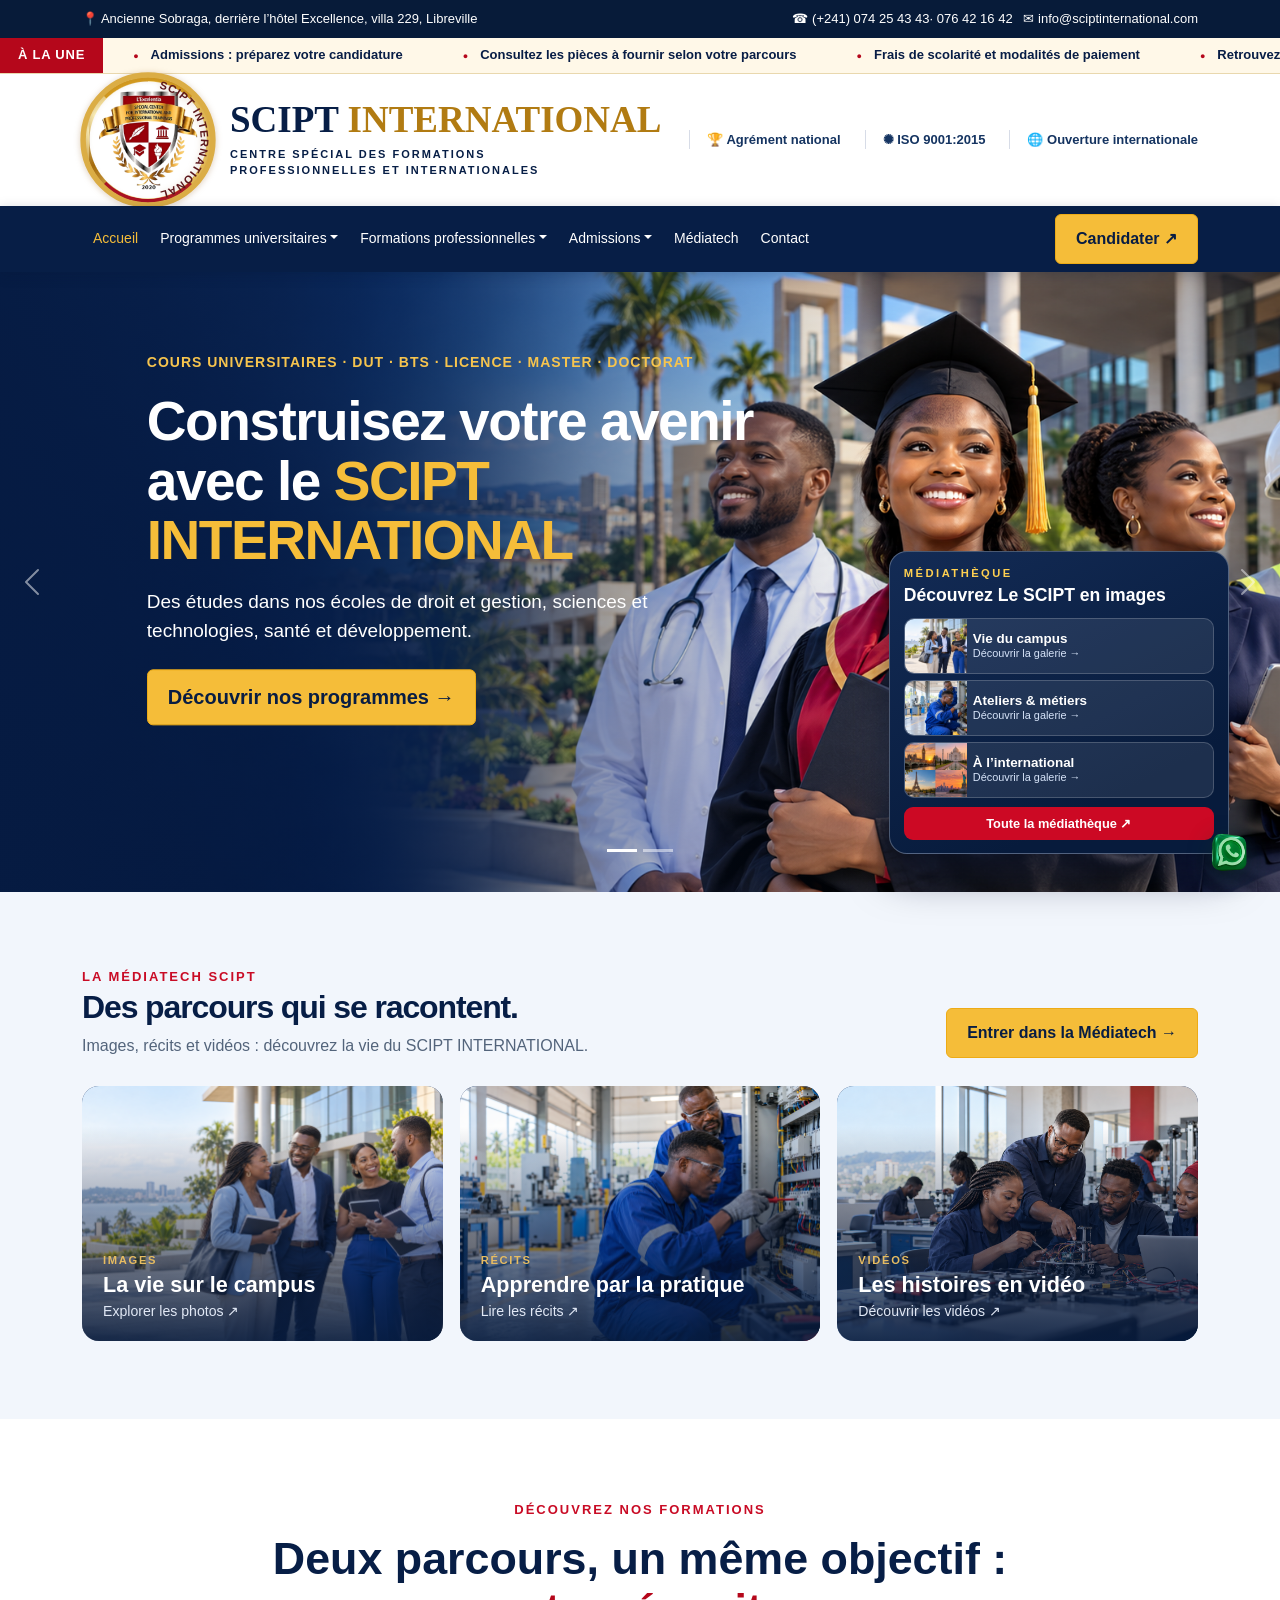
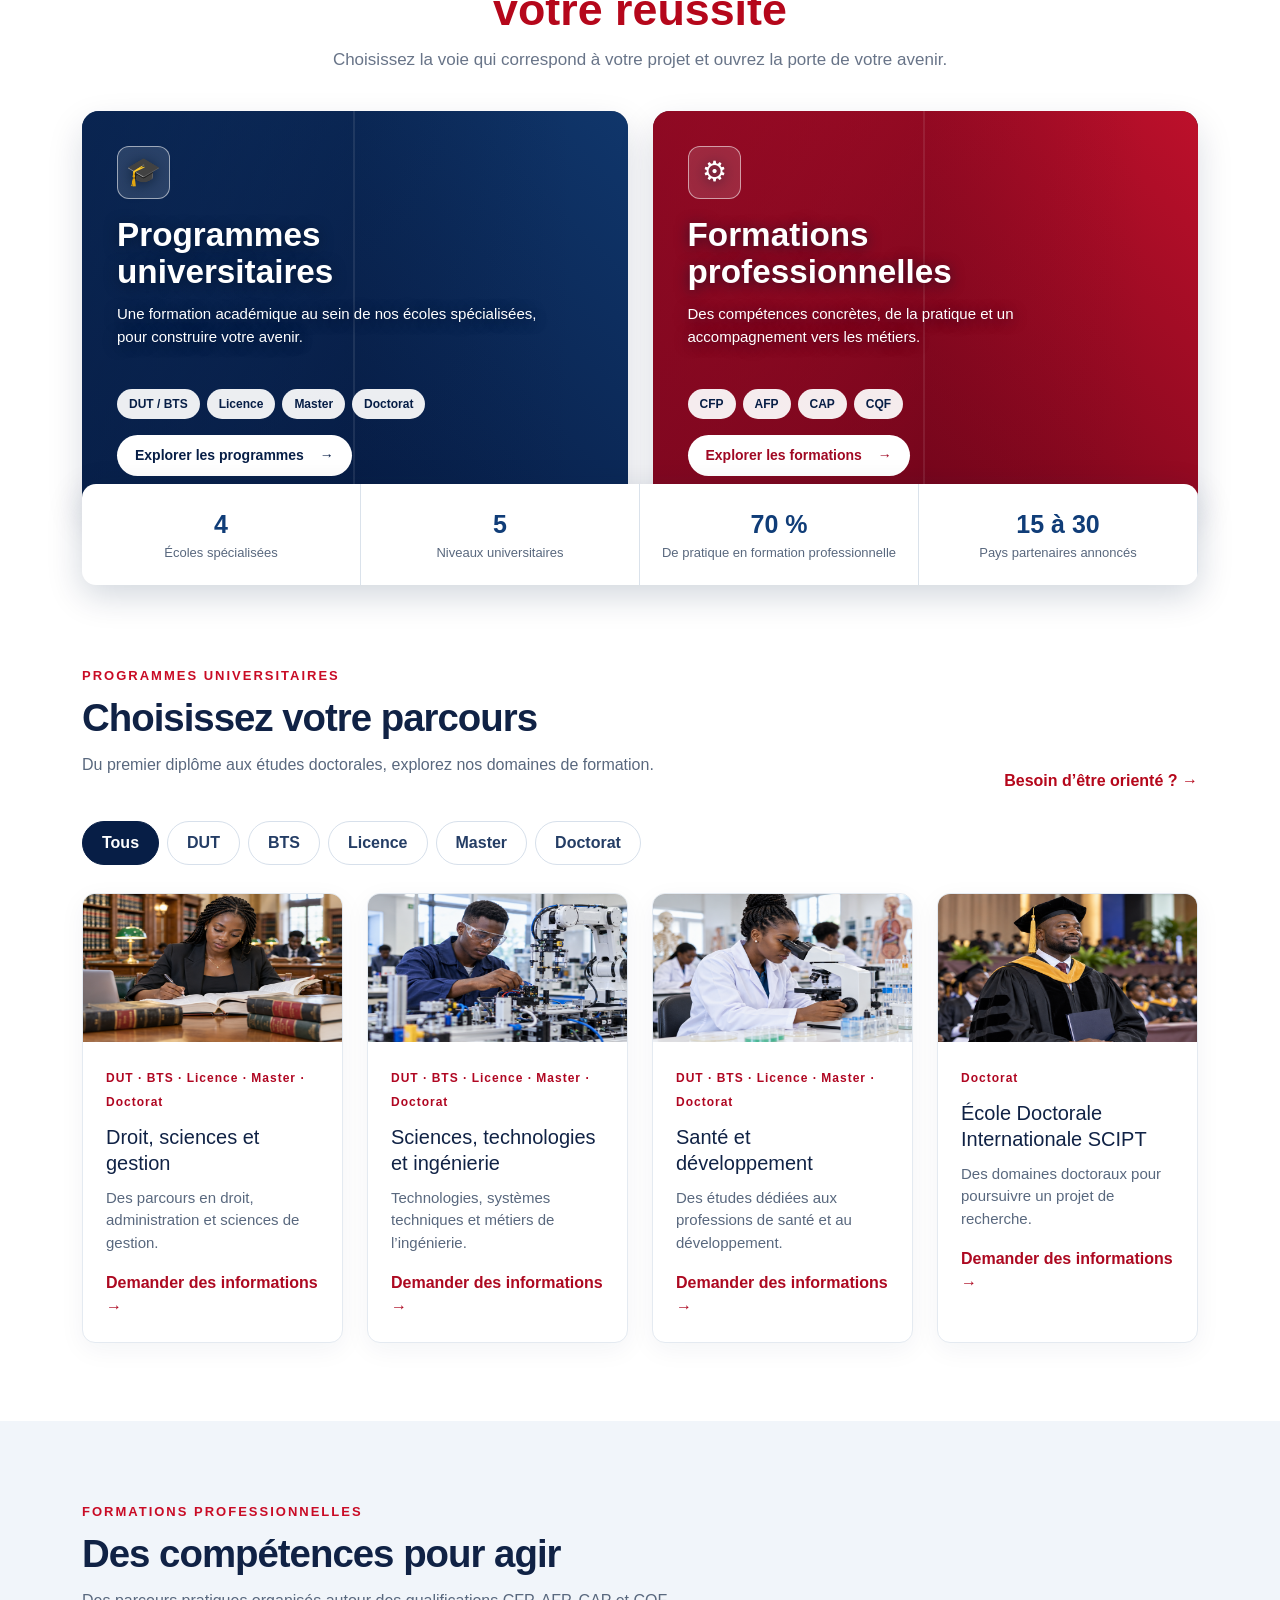
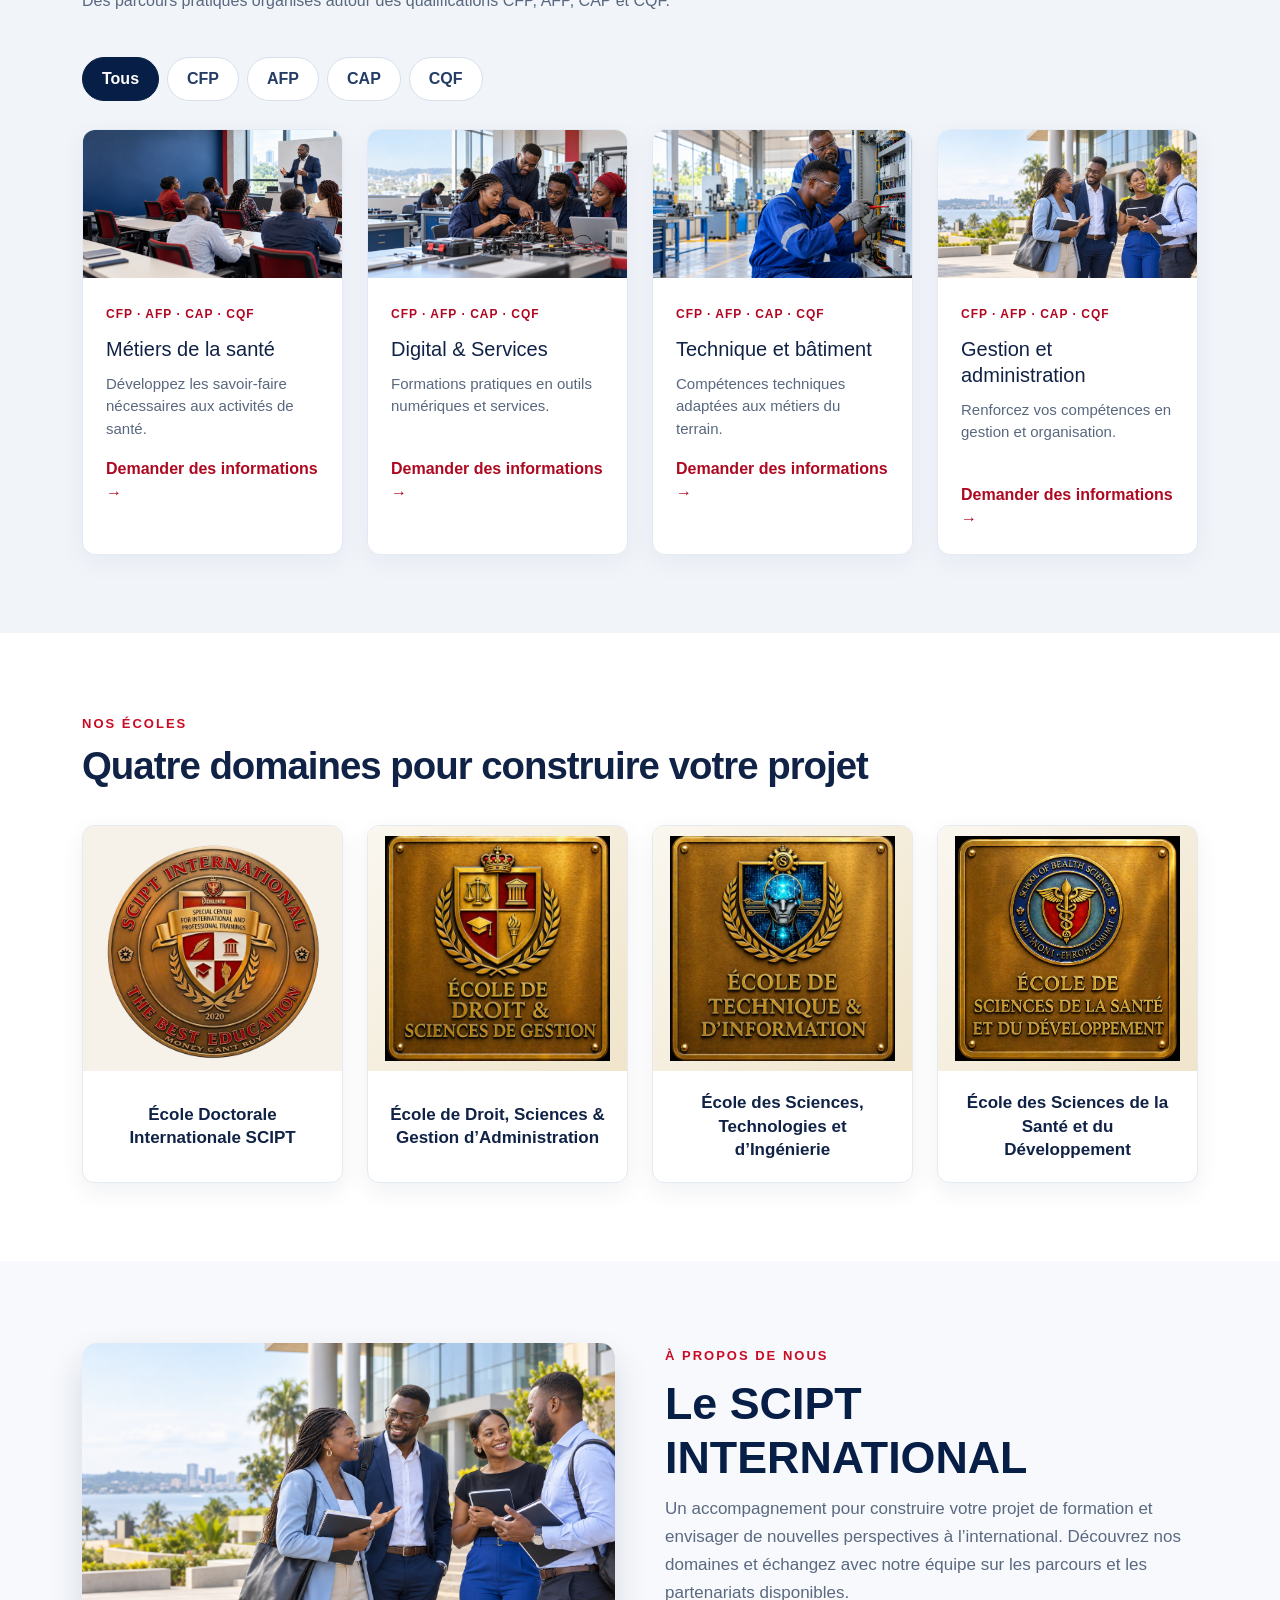
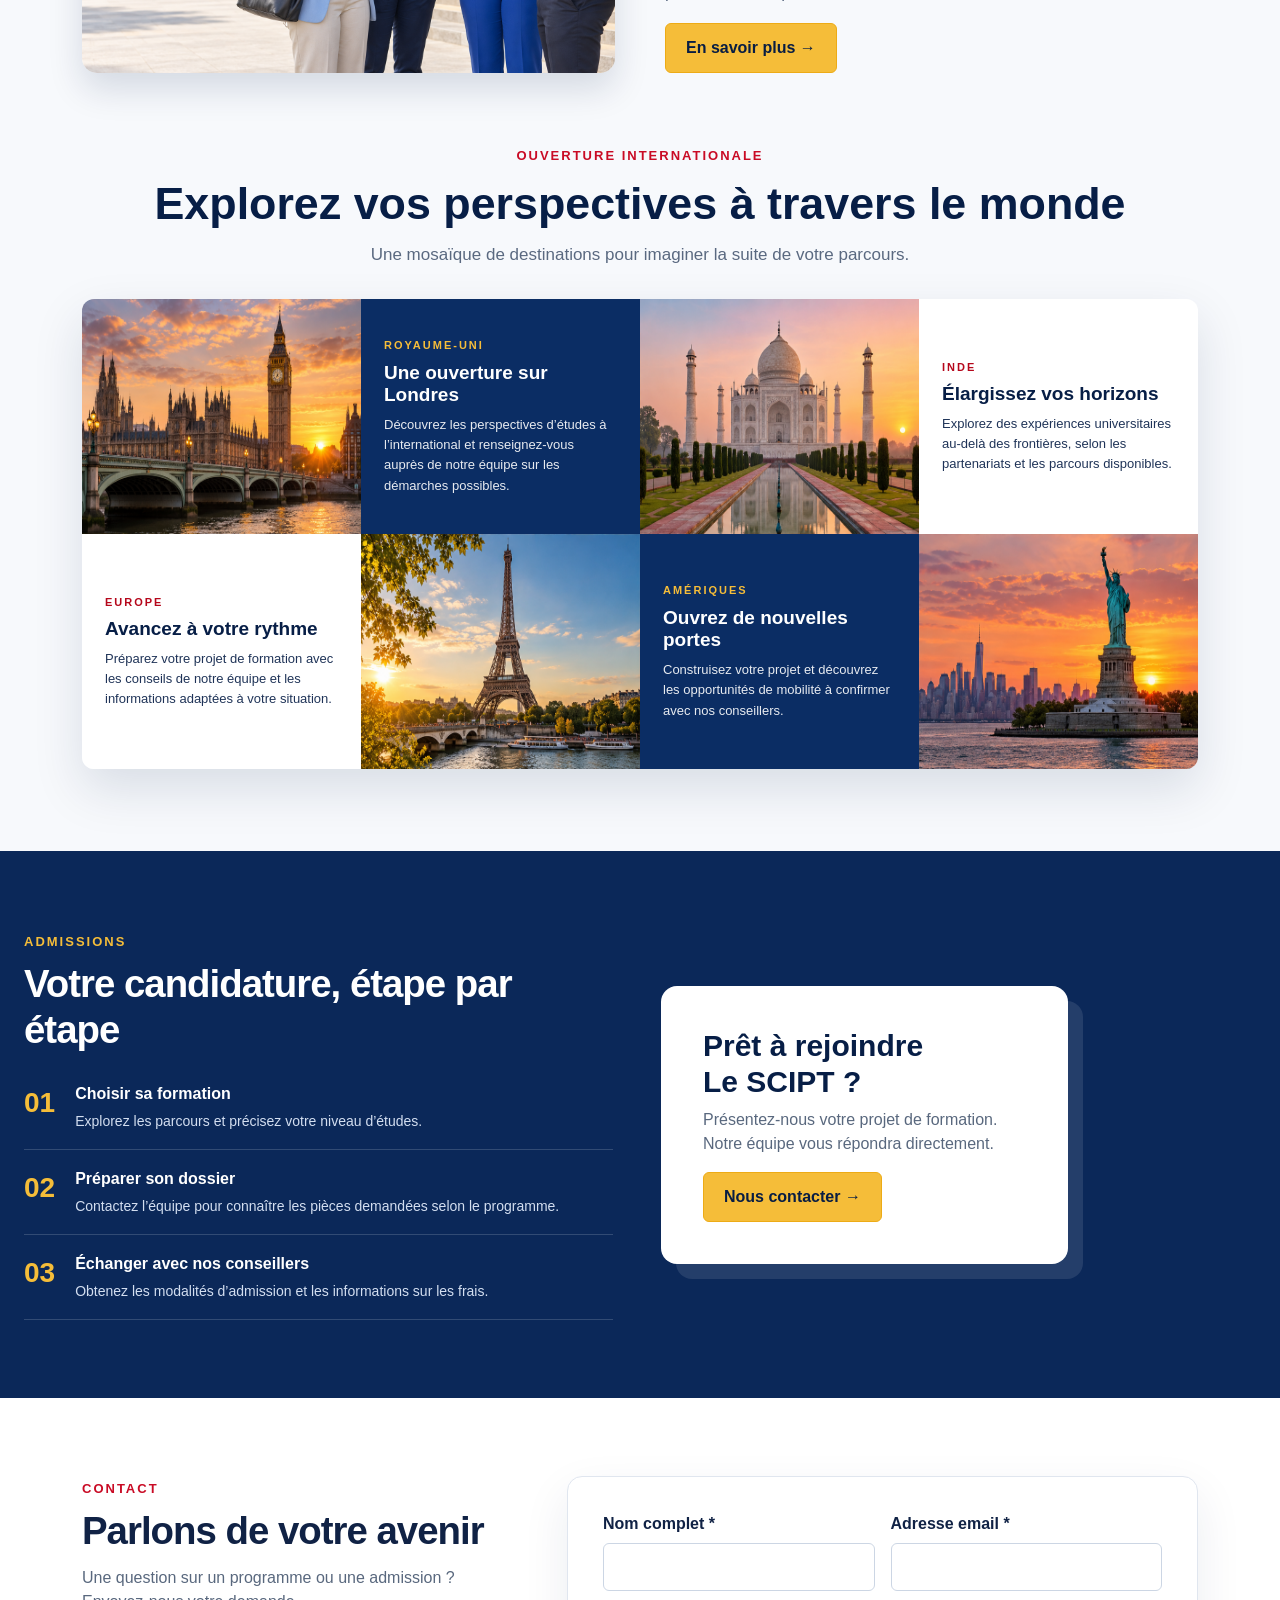
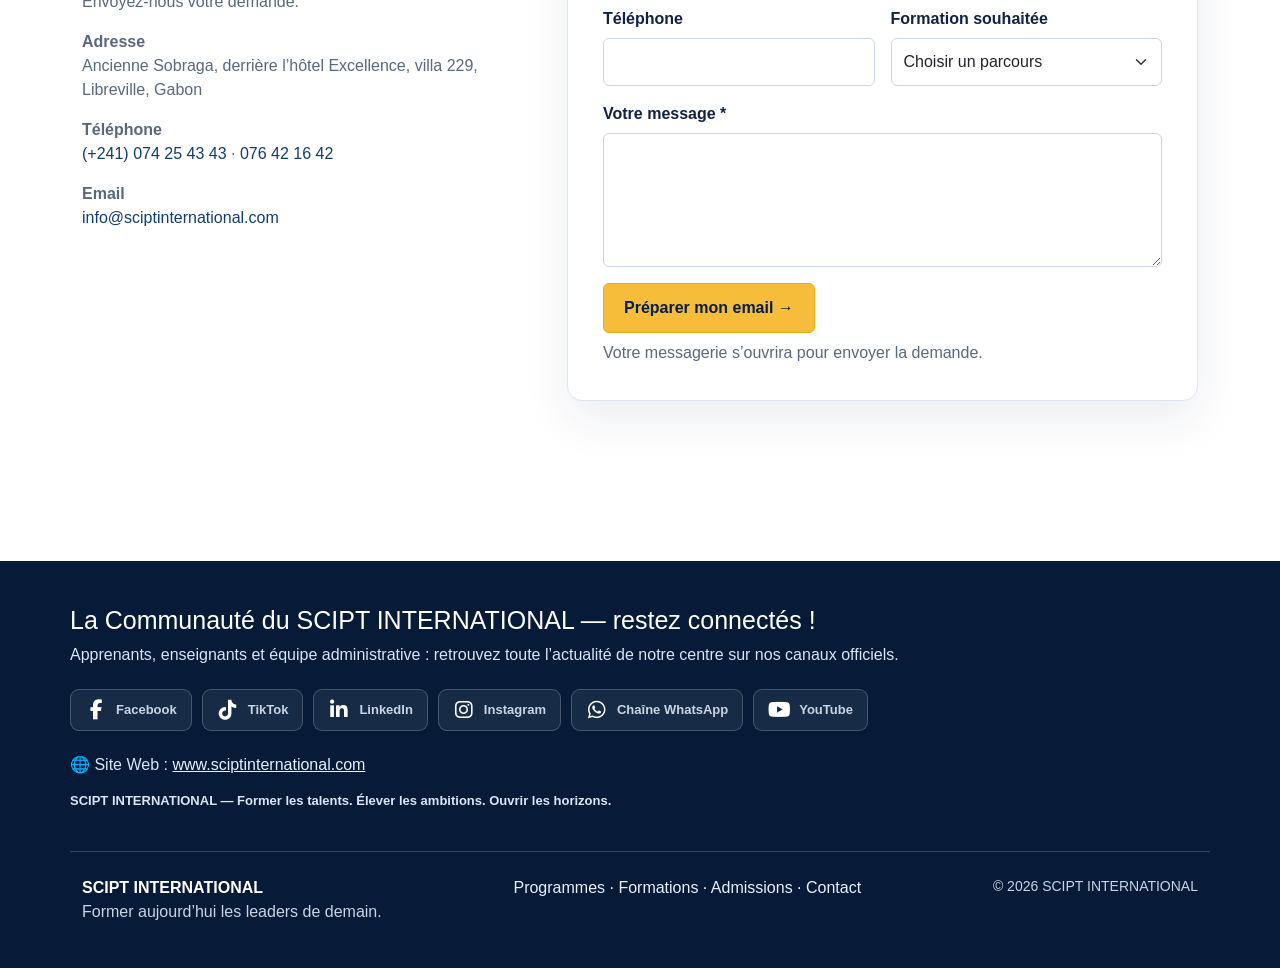
<file: index.html>
<!doctype html>
<html lang="fr">

<head>
    <meta charset="utf-8">
    <meta name="viewport" content="width=device-width, initial-scale=1">
    <meta name="description"
        content="SCIPT INTERNATIONAL : programmes universitaires, formations professionnelles et admissions à Libreville.">
    <title>SCIPT INTERNATIONAL — Construisez votre avenir</title>
    <link rel="stylesheet" href="assets/bootstrap.min.css">
    <link rel="stylesheet" href="assets/style.css">
    <link rel="stylesheet" href="https://cdn.jsdelivr.net/npm/@fortawesome/fontawesome-free@6.7.2/css/all.min.css">
</head>

<body>
    <div class="topbar">
        <div class="container d-flex flex-wrap justify-content-between gap-2"><span>📍 Ancienne Sobraga, derrière
                l’hôtel Excellence, villa 229, Libreville</span><span>☎ (+241) 074 25 43 43· 076 42 16 42 <span
                    class="d-none d-lg-inline">&nbsp; ✉ info@sciptinternational.com</span></span></div>
    </div>
    <div class="news-ticker" aria-label="Informations utiles"><span class="news-ticker-label">À LA UNE</span><div class="news-ticker-window"><div class="news-ticker-track"><span><a href="admissions.html#admission-01">Admissions : préparez votre candidature</a></span><span><a href="admissions.html#admission-03">Consultez les pièces à fournir selon votre parcours</a></span><span><a href="admissions.html#admission-04">Frais de scolarité et modalités de paiement</a></span><span><a href="admissions.html#admission-05">Retrouvez le calendrier des admissions</a></span><span aria-hidden="true"><a href="admissions.html#admission-01" tabindex="-1">Admissions : préparez votre candidature</a></span><span aria-hidden="true"><a href="admissions.html#admission-03" tabindex="-1">Consultez les pièces à fournir selon votre parcours</a></span><span aria-hidden="true"><a href="admissions.html#admission-04" tabindex="-1">Frais de scolarité et modalités de paiement</a></span><span aria-hidden="true"><a href="admissions.html#admission-05" tabindex="-1">Retrouvez le calendrier des admissions</a></span></div></div></div>
    <header class="brand-head">
        <div class="container d-flex align-items-center justify-content-between gap-3"><a
                class="brand d-flex align-items-center gap-3" href="#accueil"><span class="brand-mark"><span class="brand-mark-center"><img src="assets/logo.png" alt="Logo du SCIPT INTERNATIONAL"></span><svg class="brand-mark-ring" viewBox="0 0 120 120" aria-hidden="true" focusable="false"><defs><path id="scipt-logo-circle" d="M 60,60 m -48,0 a 48,48 0 1,1 96,0 a 48,48 0 1,1 -96,0"/></defs><circle cx="60" cy="60" r="59" class="brand-ring-edge"/><circle cx="60" cy="60" r="37" class="brand-ring-inner"/><text><textPath href="#scipt-logo-circle" startOffset="50%" text-anchor="middle">SCIPT INTERNATIONAL</textPath></text></svg></span><span><strong>SCIPT
                        <em>INTERNATIONAL</em></strong><small>CENTRE SPÉCIAL DES FORMATIONS<br>PROFESSIONNELLES ET
                        INTERNATIONALES</small></span></a>
            <div class="brand-points d-none d-xl-flex"><span>🏆 Agrément national</span><span>✺ ISO
                    9001:2015</span><span>🌐 Ouverture internationale</span></div>
        </div>
    </header>
    <nav class="navbar navbar-expand-lg navbar-dark sticky-top" aria-label="Navigation principale">
        <div class="container"><a class="navbar-brand d-lg-none" href="#accueil">SCIPT INTERNATIONAL</a><button
                class="navbar-toggler" type="button" data-bs-toggle="collapse" data-bs-target="#navigation"
                aria-controls="navigation" aria-expanded="false" aria-label="Ouvrir le menu"><span
                    class="navbar-toggler-icon"></span></button>
            <div class="collapse navbar-collapse" id="navigation">
                <ul class="navbar-nav me-auto">
                    <li class="nav-item"><a class="nav-link active" href="#accueil">Accueil</a></li>
                    <li class="nav-item dropdown"><a class="nav-link dropdown-toggle" href="#universitaire"
                            role="button" data-bs-toggle="dropdown">Programmes universitaires</a>
                        <ul class="dropdown-menu">
                            <li><a class="dropdown-item" href="programmes-universitaires.html">Tous les programmes</a>
                            </li>
                            <li><a class="dropdown-item" href="#universitaire" data-level="DUT">DUT</a></li>
                            <li><a class="dropdown-item" href="#universitaire" data-level="BTS">BTS</a></li>
                            <li><a class="dropdown-item" href="#universitaire" data-level="Licence">Licence</a></li>
                            <li><a class="dropdown-item" href="#universitaire" data-level="Master">Master</a></li>
                            <li><a class="dropdown-item" href="#universitaire" data-level="Doctorat">Doctorat</a></li>
                        </ul>
                    </li>
                    <li class="nav-item dropdown"><a class="nav-link dropdown-toggle" href="#professionnel"
                            role="button" data-bs-toggle="dropdown">Formations professionnelles</a>
                        <ul class="dropdown-menu">
                            <li><a class="dropdown-item" href="#professionnel">Toutes les formations</a></li>
                            <li><a class="dropdown-item" href="#professionnel" data-level="CFP">CFP</a></li>
                            <li><a class="dropdown-item" href="#professionnel" data-level="AFP">AFP</a></li>
                            <li><a class="dropdown-item" href="#professionnel" data-level="CAP">CAP</a></li>
                            <li><a class="dropdown-item" href="#professionnel" data-level="CQF">CQF</a></li>
                        </ul>
                    </li>
                    <li class="nav-item dropdown admissions-dropdown"><a class="nav-link dropdown-toggle" href="admissions.html" id="admissionsMenu" role="button" data-bs-toggle="dropdown" aria-expanded="false">Admissions</a><div class="dropdown-menu admissions-mega" aria-labelledby="admissionsMenu"><div class="admissions-menu-grid"><section class="admissions-menu-column theme-red"><a class="admissions-menu-heading" href="admissions.html#admission-01"><span class="admissions-menu-icon" aria-hidden="true">✎</span><span><strong>Candidater à SCIPT</strong><small>Rejoignez une formation d’excellence</small></span></a><ul><li><a href="admissions.html#admission-01">Candidature en ligne</a></li><li><a href="admissions.html#admission-01">Préinscription</a></li><li><a href="admissions.html#admission-01">Choix de formation</a></li><li><a href="admissions.html#admission-01">Confirmation d’inscription</a></li></ul><a class="admissions-menu-action" href="admissions.html#admission-01">En savoir plus <span aria-hidden="true">→</span></a></section><section class="admissions-menu-column theme-blue"><a class="admissions-menu-heading" href="admissions.html#admission-02"><span class="admissions-menu-icon" aria-hidden="true">🎓</span><span><strong>Conditions d’admission</strong><small>Des critères clairs et accessibles</small></span></a><ul><li><a href="admissions.html#admission-02">Niveaux d’admission</a></li><li><a href="admissions.html#admission-02">Conditions par filière</a></li><li><a href="admissions.html#admission-02">Équivalences de diplômes</a></li><li><a href="admissions.html#admission-02">Étudiants internationaux</a></li></ul><a class="admissions-menu-action" href="admissions.html#admission-02">En savoir plus <span aria-hidden="true">→</span></a></section><section class="admissions-menu-column theme-green"><a class="admissions-menu-heading" href="admissions.html#admission-03"><span class="admissions-menu-icon" aria-hidden="true">📁</span><span><strong>Pièces à fournir</strong><small>Préparez facilement votre dossier</small></span></a><ul><li><a href="admissions.html#admission-03">Liste des pièces obligatoires</a></li><li><a href="admissions.html#admission-03">Pièces selon le niveau</a></li><li><a href="admissions.html#admission-03">Justificatifs d’études</a></li><li><a href="admissions.html#admission-03">Dépôt du dossier</a></li></ul><a class="admissions-menu-action" href="admissions.html#admission-03">En savoir plus <span aria-hidden="true">→</span></a></section><section class="admissions-menu-column theme-purple"><a class="admissions-menu-heading" href="admissions.html#admission-04"><span class="admissions-menu-icon" aria-hidden="true">◉</span><span><strong>Frais de scolarité</strong><small>Des modalités transparentes</small></span></a><ul><li><a href="admissions.html#admission-04">Grilles tarifaires</a></li><li><a href="admissions.html#admission-04">Formations professionnelles</a></li><li><a href="admissions.html#admission-04">Modalités de paiement</a></li><li><a href="admissions.html#admission-04">Règlement financier</a></li></ul><a class="admissions-menu-action" href="admissions.html#admission-04">En savoir plus <span aria-hidden="true">→</span></a></section><section class="admissions-menu-column theme-red"><a class="admissions-menu-heading" href="admissions.html#admission-05"><span class="admissions-menu-icon" aria-hidden="true">▦</span><span><strong>Calendrier des admissions</strong><small>Ne manquez aucune échéance</small></span></a><ul><li><a href="admissions.html#admission-05">Périodes de candidature</a></li><li><a href="admissions.html#admission-05">Rentrée académique</a></li><li><a href="admissions.html#admission-05">Rentrée des formations</a></li><li><a href="admissions.html#admission-05">Dates importantes</a></li></ul><a class="admissions-menu-action" href="admissions.html#admission-05">En savoir plus <span aria-hidden="true">→</span></a></section><section class="admissions-menu-column theme-blue"><a class="admissions-menu-heading" href="admissions.html#admission-06"><span class="admissions-menu-icon" aria-hidden="true">🌐</span><span><strong>Étudiants internationaux</strong><small>Un accompagnement dédié</small></span></a><ul><li><a href="admissions.html#admission-06">Procédures spécifiques</a></li><li><a href="admissions.html#admission-06">Visa et voyage</a></li><li><a href="admissions.html#admission-06">Logement et accueil</a></li><li><a href="admissions.html#admission-06">Vie sur le campus</a></li></ul><a class="admissions-menu-action" href="admissions.html#admission-06">En savoir plus <span aria-hidden="true">→</span></a></section></div></div></li>
                    <li class="nav-item"><a class="nav-link" href="medias.html">Médiatech</a></li>
                    <li class="nav-item"><a class="nav-link" href="#contact">Contact</a></li>
                </ul><a href="admissions.html" class="btn btn-gold nav-apply">Candidater ↗</a>
            </div>
        </div>
    </nav>
    <main>
        <section id="accueil" class="homepage-hero" aria-label="Présentation des écoles SCIPT">
            <div id="schoolCarousel" class="carousel slide carousel-fade" data-bs-ride="carousel"
                data-bs-interval="6500" data-bs-pause="hover">
                <div class="carousel-indicators"><button type="button" data-bs-target="#schoolCarousel"
                        data-bs-slide-to="0" class="active" aria-current="true"
                        aria-label="Cours universitaires"></button><button type="button"
                        data-bs-target="#schoolCarousel" data-bs-slide-to="1"
                        aria-label="Formations professionnelles"></button></div>
                <div class="carousel-inner">
                    <div class="carousel-item active"><img src="assets/slide-universitaire-v2.png"
                            alt="Diplômés et professionnels devant un établissement universitaire"
                            class="school-slide-image">
                        <div class="school-slide-shade"></div>
                        <div class="container school-slide-caption"><span class="eyebrow">COURS UNIVERSITAIRES · DUT ·
                                BTS · LICENCE · MASTER · DOCTORAT</span>
                            <h1>Construisez votre avenir avec le <span>SCIPT INTERNATIONAL</span></h1>
                            <p>Des études dans nos écoles de droit et gestion, sciences et technologies, santé et
                                développement.</p><a class="btn btn-gold btn-lg"
                                href="programmes-universitaires.html">Découvrir nos programmes →</a>
                        </div>
                    </div>
                    <div class="carousel-item"><img src="assets/slide-professionnel-v2.png"
                            alt="Professionnels de la santé, de la technique et de la gestion"
                            class="school-slide-image">
                        <div class="school-slide-shade"></div>
                        <div class="container school-slide-caption"><span class="eyebrow">FORMATIONS PROFESSIONNELLES ·
                                CFP · AFP · CAP · CQF</span>
                            <h2>Développez des compétences <span>pour votre métier.</span></h2>
                            <p>Des formations pratiques adaptées aux besoins du monde professionnel.</p><a
                                class="btn btn-gold btn-lg" href="#professionnel">Découvrir les formations →</a>
                        </div>
                    </div>
                </div>
                <aside class="slide-mediatech" aria-label="Découvrir la Médiatech">
                    <span class="slide-mediatech-kicker">MÉDIATHÈQUE</span>
                    <h2>Découvrez<br> Le SCIPT en images</h2>
                    <div class="slide-mediatech-links">
                        <a href="medias.html?filtre=campus#galerie"><img src="assets/etudiants-parcours.png" alt="" loading="lazy"><span><strong>Vie du campus</strong><small>Découvrir la galerie →</small></span></a>
                        <a href="medias.html?filtre=atelier#galerie"><img src="assets/atelier-parcours.png" alt="" loading="lazy"><span><strong>Ateliers &amp; métiers</strong><small>Découvrir la galerie →</small></span></a>
                        <a href="medias.html?filtre=international#galerie"><img src="assets/destinations-internationales.png" alt="" loading="lazy"><span><strong>À l’international</strong><small>Découvrir la galerie →</small></span></a>
                    </div>
                    <a class="slide-mediatech-all" href="medias.html#mediatech">Toute la médiathèque ↗</a>
                </aside>
                <button class="carousel-control-prev" type="button" data-bs-target="#schoolCarousel"
                    data-bs-slide="prev"><span class="carousel-control-prev-icon" aria-hidden="true"></span><span
                        class="visually-hidden">Vue précédente</span></button><button class="carousel-control-next"
                    type="button" data-bs-target="#schoolCarousel" data-bs-slide="next"><span
                        class="carousel-control-next-icon" aria-hidden="true"></span><span class="visually-hidden">Vue
                        suivante</span></button>
            </div>
        </section>

        <section class="mediatech-home" aria-labelledby="mediatech-home-title">
          <div class="container"><div class="mediatech-home-heading"><div><span class="kicker">LA MÉDIATECH SCIPT</span><h2 id="mediatech-home-title">Des parcours qui se racontent.</h2><p>Images, récits et vidéos : découvrez la vie du SCIPT INTERNATIONAL.</p></div><a class="btn btn-gold" href="medias.html#mediatech">Entrer dans la Médiatech →</a></div>
          <div class="mediatech-home-grid">
            <a href="medias.html#mediatech" class="mediatech-home-card"><img src="assets/etudiants-parcours.png" alt="Apprenants réunis sur le campus" loading="lazy"><span><small>IMAGES</small><strong>La vie sur le campus</strong><em>Explorer les photos ↗</em></span></a>
            <a href="medias.html#mediatech" class="mediatech-home-card"><img src="assets/atelier-parcours.png" alt="Apprenants pendant une activité pratique" loading="lazy"><span><small>RÉCITS</small><strong>Apprendre par la pratique</strong><em>Lire les récits ↗</em></span></a>
            <a href="medias.html#mediatech-videos" class="mediatech-home-card"><img src="assets/cours-technologie.png" alt="Adultes en cours de technologie" loading="lazy"><span><small>VIDÉOS</small><strong>Les histoires en vidéo</strong><em>Découvrir les vidéos ↗</em></span></a>
          </div></div>
        </section>
        <section class="pathways-section" id="parcours">
            <div class="container">
                <div class="pathways-intro"><span class="kicker">DÉCOUVREZ NOS FORMATIONS</span>
                    <h2>Deux parcours, un même objectif : <span>votre réussite</span></h2>
                    <p>Choisissez la voie qui correspond à votre projet et ouvrez la porte de votre avenir.</p>
                </div>
                <div class="pathways-grid"><a class="pathway-card pathway-university"
                        href="programmes-universitaires.html" aria-label="Découvrir les programmes universitaires"><span
                            class="pathway-reveal" aria-hidden="true"></span><span class="pathway-doors"
                            aria-hidden="true"><span></span><span></span></span><span class="pathway-content"><span
                                class="pathway-icon"
                                aria-hidden="true">🎓</span><strong>Programmes<br>universitaires</strong><span
                                class="pathway-description">Une formation académique au sein de nos écoles spécialisées,
                                pour construire votre avenir.</span><span class="pathway-badges"><small>DUT /
                                    BTS</small><small>Licence</small><small>Master</small><small>Doctorat</small></span><span
                                class="pathway-button">Explorer les programmes <span
                                    aria-hidden="true">→</span></span></span></a><a
                        class="pathway-card pathway-professional" href="#professionnel"
                        aria-label="Découvrir les formations professionnelles"><span class="pathway-reveal"
                            aria-hidden="true"></span><span class="pathway-doors"
                            aria-hidden="true"><span></span><span></span></span><span class="pathway-content"><span
                                class="pathway-icon"
                                aria-hidden="true">⚙</span><strong>Formations<br>professionnelles</strong><span
                                class="pathway-description">Des compétences concrètes, de la pratique et un
                                accompagnement vers les métiers.</span><span
                                class="pathway-badges"><small>CFP</small><small>AFP</small><small>CAP</small><small>CQF</small></span><span
                                class="pathway-button">Explorer les formations <span
                                    aria-hidden="true">→</span></span></span></a></div>
            </div>
            <div class="container">
                <div class="highlights row g-0">
                    <div class="col-6 col-lg-3"><strong>4</strong><span>Écoles spécialisées</span></div>
                    <div class="col-6 col-lg-3"><strong>5</strong><span>Niveaux universitaires</span></div>
                    <div class="col-6 col-lg-3"><strong>70 %</strong><span>De pratique en formation
                            professionnelle</span></div>
                    <div class="col-6 col-lg-3"><strong>15 à 30</strong><span>Pays partenaires annoncés</span></div>
                </div>
            </div>
            <section class="section" id="universitaire">
                <div class="container">
                    <div class="section-heading">
                        <div><span class="kicker">PROGRAMMES UNIVERSITAIRES</span>
                            <h2>Choisissez votre parcours</h2>
                            <p>Du premier diplôme aux études doctorales, explorez nos domaines de formation.</p>
                        </div><a href="#contact" class="text-link">Besoin d’être orienté ? →</a>
                    </div>
                    <div class="filter-bar" role="group" aria-label="Filtrer les niveaux universitaires"><button
                            class="filter active" data-group="uni" data-filter="Tous">Tous</button><button
                            class="filter" data-group="uni" data-filter="DUT">DUT</button><button class="filter"
                            data-group="uni" data-filter="BTS">BTS</button><button class="filter" data-group="uni"
                            data-filter="Licence">Licence</button><button class="filter" data-group="uni"
                            data-filter="Master">Master</button><button class="filter" data-group="uni"
                            data-filter="Doctorat">Doctorat</button></div>
                    <div class="row g-4" id="university-cards"></div>
                </div>
            </section>
            <section class="section section-tint" id="professionnel">
                <div class="container">
                    <div class="section-heading">
                        <div><span class="kicker">FORMATIONS PROFESSIONNELLES</span>
                            <h2>Des compétences pour agir</h2>
                            <p>Des parcours pratiques organisés autour des qualifications CFP, AFP, CAP et CQF.</p>
                        </div>
                    </div>
                    <div class="filter-bar" role="group" aria-label="Filtrer les formations professionnelles"><button
                            class="filter active" data-group="pro" data-filter="Tous">Tous</button><button
                            class="filter" data-group="pro" data-filter="CFP">CFP</button><button class="filter"
                            data-group="pro" data-filter="AFP">AFP</button><button class="filter" data-group="pro"
                            data-filter="CAP">CAP</button><button class="filter" data-group="pro"
                            data-filter="CQF">CQF</button></div>
                    <div class="row g-4" id="professional-cards"></div>
                </div>
            </section>
            <section class="section" id="ecoles">
                <div class="container"><span class="kicker">NOS ÉCOLES</span>
                    <h2>Quatre domaines pour construire votre projet</h2>
                    <div class="row g-4 mt-2">
                        <div class="col-md-6 col-xl-3">
                            <article class="school doctoral"><img src="assets/blason-doctoral.png"
                                    alt="Blason officiel SCIPT INTERNATIONAL">
                                <h3>École Doctorale Internationale SCIPT</h3>
                            </article>
                        </div>
                        <div class="col-md-6 col-xl-3">
                            <article class="school"><img src="assets/droit.jpg" alt="Emblème de l’école de droit">
                                <h3>École de Droit, Sciences & Gestion d’Administration</h3>
                            </article>
                        </div>
                        <div class="col-md-6 col-xl-3">
                            <article class="school"><img src="assets/technique.jpg" alt="Emblème de l’école technique">
                                <h3>École des Sciences, Technologies et d’Ingénierie</h3>
                            </article>
                        </div>
                        <div class="col-md-6 col-xl-3">
                            <article class="school"><img src="assets/sante.jpg" alt="Emblème de l’école de santé">
                                <h3>École des Sciences de la Santé et du Développement</h3>
                            </article>
                        </div>
                    </div>
                </div>
            </section>
            <section class="global-opportunities" id="international">
                <div class="container">
                    <div class="global-intro">
                        <div class="global-intro-photo"><img src="assets/etudiants-parcours.png"
                                alt="Étudiants adultes échangeant devant un établissement universitaire" loading="lazy">
                        </div>
                        <div><span class="kicker">À PROPOS DE NOUS</span>
                            <h2>Le SCIPT INTERNATIONAL</h2>
                            <p>Un accompagnement pour construire votre projet de formation et envisager de nouvelles
                                perspectives à l’international. Découvrez nos domaines et échangez avec notre équipe sur
                                les parcours et les partenariats disponibles.</p><a class="btn btn-gold"
                                href="#contact">En savoir plus →</a>
                        </div>
                    </div>
                    <div class="global-heading"><span class="kicker">OUVERTURE INTERNATIONALE</span>
                        <h2>Explorez vos perspectives à travers le monde</h2>
                        <p>Une mosaïque de destinations pour imaginer la suite de votre parcours.</p>
                    </div>
                    <div class="destination-grid">
                        <article class="destination-tile destination-photo london"><span>01 / LONDRES</span></article>
                        <article class="destination-tile destination-copy"><span>ROYAUME-UNI</span>
                            <h3>Une ouverture sur Londres</h3>
                            <p>Découvrez les perspectives d’études à l’international et renseignez-vous auprès de notre
                                équipe sur les démarches possibles.</p>
                        </article>
                        <article class="destination-tile destination-photo india"><span>02 / INDE</span></article>
                        <article class="destination-tile destination-copy cream"><span>INDE</span>
                            <h3>Élargissez vos horizons</h3>
                            <p>Explorez des expériences universitaires au-delà des frontières, selon les partenariats et
                                les parcours disponibles.</p>
                        </article>
                        <article class="destination-tile destination-copy cream"><span>EUROPE</span>
                            <h3>Avancez à votre rythme</h3>
                            <p>Préparez votre projet de formation avec les conseils de notre équipe et les informations
                                adaptées à votre situation.</p>
                        </article>
                        <article class="destination-tile destination-photo paris"><span>03 / PARIS</span></article>
                        <article class="destination-tile destination-copy"><span>AMÉRIQUES</span>
                            <h3>Ouvrez de nouvelles portes</h3>
                            <p>Construisez votre projet et découvrez les opportunités de mobilité à confirmer avec nos
                                conseillers.</p>
                        </article>
                        <article class="destination-tile destination-photo newyork"><span>04 / NEW YORK</span></article>
                    </div>
                </div>
            </section>
            <section class="section admission" id="admissions">
                <div class="container row align-items-center g-5">
                    <div class="col-lg-7"><span class="kicker">ADMISSIONS</span>
                        <h2>Votre candidature, étape par étape</h2>
                        <div class="steps">
                            <div><b>01</b><span><strong>Choisir sa formation</strong><small>Explorez les parcours et
                                        précisez votre niveau d’études.</small></span></div>
                            <div><b>02</b><span><strong>Préparer son dossier</strong><small>Contactez l’équipe pour
                                        connaître les pièces demandées selon le programme.</small></span></div>
                            <div><b>03</b><span><strong>Échanger avec nos conseillers</strong><small>Obtenez les
                                        modalités d’admission et les informations sur les frais.</small></span></div>
                        </div>
                    </div>
                    <div class="col-lg-5">
                        <div class="admission-card">
                            <h3>Prêt à rejoindre <br>Le SCIPT ?</h3>
                            <p>Présentez-nous votre projet de formation. Notre équipe vous répondra directement.</p><a
                                href="#contact" class="btn btn-gold">Nous contacter →</a>
                        </div>
                    </div>
                </div>
            </section>
            <section class="section contact-section" id="contact">
                <div class="container">
                    <div class="row g-5">
                        <div class="col-lg-5"><span class="kicker">CONTACT</span>
                            <h2>Parlons de votre avenir</h2>
                            <p>Une question sur un programme ou une admission ? Envoyez-nous votre demande.</p>
                            <p><strong>Adresse</strong><br>Ancienne Sobraga, derrière l’hôtel Excellence, villa 229,
                                Libreville, Gabon</p>
                            <p><strong>Téléphone</strong><br><a href="tel:+241074254343">(+241) 074 25 43 43</a> · <a
                                    href="tel:+241077831715">076 42 16 42</a></p>
                            <p><strong>Email</strong><br><a
                                    href="mailto:info@sciptinternational.com">info@sciptinternational.com</a></p>
                        </div>
                        <div class="col-lg-7">
                            <form id="contact-form" class="contact-form">
                                <div class="row g-3">
                                    <div class="col-md-6"><label for="name">Nom complet *</label><input id="name"
                                            name="name" class="form-control" required autocomplete="name"></div>
                                    <div class="col-md-6"><label for="email">Adresse email *</label><input id="email"
                                            name="email" type="email" class="form-control" required
                                            autocomplete="email"></div>
                                    <div class="col-md-6"><label for="phone">Téléphone</label><input id="phone"
                                            name="phone" type="tel" class="form-control" autocomplete="tel"></div>
                                    <div class="col-md-6"><label for="interest">Formation souhaitée</label><select
                                            id="interest" name="interest" class="form-select">
                                            <option value="">Choisir un parcours</option>
                                            <option>Programme universitaire</option>
                                            <option>Formation professionnelle</option>
                                            <option>Autre demande</option>
                                        </select></div>
                                    <div class="col-12"><label for="message">Votre message *</label><textarea
                                            id="message" name="message" rows="5" class="form-control"
                                            required></textarea></div>
                                    <div class="col-12"><button class="btn btn-gold" type="submit">Préparer mon email
                                            →</button>
                                        <p class="form-note mt-2 mb-0">Votre messagerie s’ouvrira pour envoyer la
                                            demande.</p>
                                    </div>
                                </div>
                            </form>
                        </div>
                    </div>
                </div>
            </section>
    </main>
    <footer>
        <div class="scipt-community container"><div class="scipt-community-intro"><h2>La Communauté du SCIPT INTERNATIONAL — restez connectés !</h2><p>Apprenants, enseignants et équipe administrative : retrouvez toute l’actualité de notre centre sur nos canaux officiels.</p></div><nav class="scipt-social-links" aria-label="Réseaux sociaux officiels"><a class="scipt-social-link" href="https://www.facebook.com/share/1EuJG1NpV4/?mibextid=wwXIfr" target="_blank" rel="noopener noreferrer" aria-label="SCIPT INTERNATIONAL sur Facebook"><i class="fa-brands fa-facebook-f" aria-hidden="true"></i><span>Facebook</span></a><a class="scipt-social-link" href="https://www.tiktok.com/@scipt.internation" target="_blank" rel="noopener noreferrer" aria-label="SCIPT INTERNATIONAL sur TikTok"><i class="fa-brands fa-tiktok" aria-hidden="true"></i><span>TikTok</span></a><a class="scipt-social-link" href="https://www.linkedin.com/company/sciptinternational/" target="_blank" rel="noopener noreferrer" aria-label="SCIPT INTERNATIONAL sur LinkedIn"><i class="fa-brands fa-linkedin-in" aria-hidden="true"></i><span>LinkedIn</span></a><a class="scipt-social-link" href="https://www.instagram.com/sciptinternational/" target="_blank" rel="noopener noreferrer" aria-label="SCIPT INTERNATIONAL sur Instagram"><i class="fa-brands fa-instagram" aria-hidden="true"></i><span>Instagram</span></a><a class="scipt-social-link" href="https://whatsapp.com/channel/0029VbDUFcN8V0tgVDjPsR2t" target="_blank" rel="noopener noreferrer" aria-label="SCIPT INTERNATIONAL sur Chaîne WhatsApp"><i class="fa-brands fa-whatsapp" aria-hidden="true"></i><span>Chaîne WhatsApp</span></a><a class="scipt-social-link" href="https://youtube.com/@sciptinternational?si=EKJrWPLI2fUAcVdP" target="_blank" rel="noopener noreferrer" aria-label="SCIPT INTERNATIONAL sur YouTube"><i class="fa-brands fa-youtube" aria-hidden="true"></i><span>YouTube</span></a></nav><p class="scipt-community-site">🌐 Site Web : <a href="https://www.sciptinternational.com/" target="_blank" rel="noopener noreferrer">www.sciptinternational.com</a></p><p class="scipt-community-signature">SCIPT INTERNATIONAL — Former les talents. Élever les ambitions. Ouvrir les horizons.</p></div>
        <div class="container d-flex flex-wrap justify-content-between gap-3">
            <div><strong>SCIPT INTERNATIONAL</strong><br><span>Former aujourd’hui les leaders de demain.</span></div>
            <div><a href="#universitaire">Programmes</a> · <a href="#professionnel">Formations</a> · <a
                    href="admissions.html">Admissions</a> · <a href="#contact">Contact</a></div><small>© <span
                    id="year"></span> SCIPT INTERNATIONAL</small>
        </div>
    </footer><a class="float-contact" href="https://wa.me/241074254343" target="_blank" rel="noopener"
        aria-label="Contacter leSCIPT par WhatsApp"><img src="assets/whatsapp.png" style="width: 50px; height: 50px;" alt="icône whatsapp"></a>
    <script src="assets/bootstrap.bundle.min.js"></script>
    <script src="assets/app.js"></script>
</body>

</html>
</file>
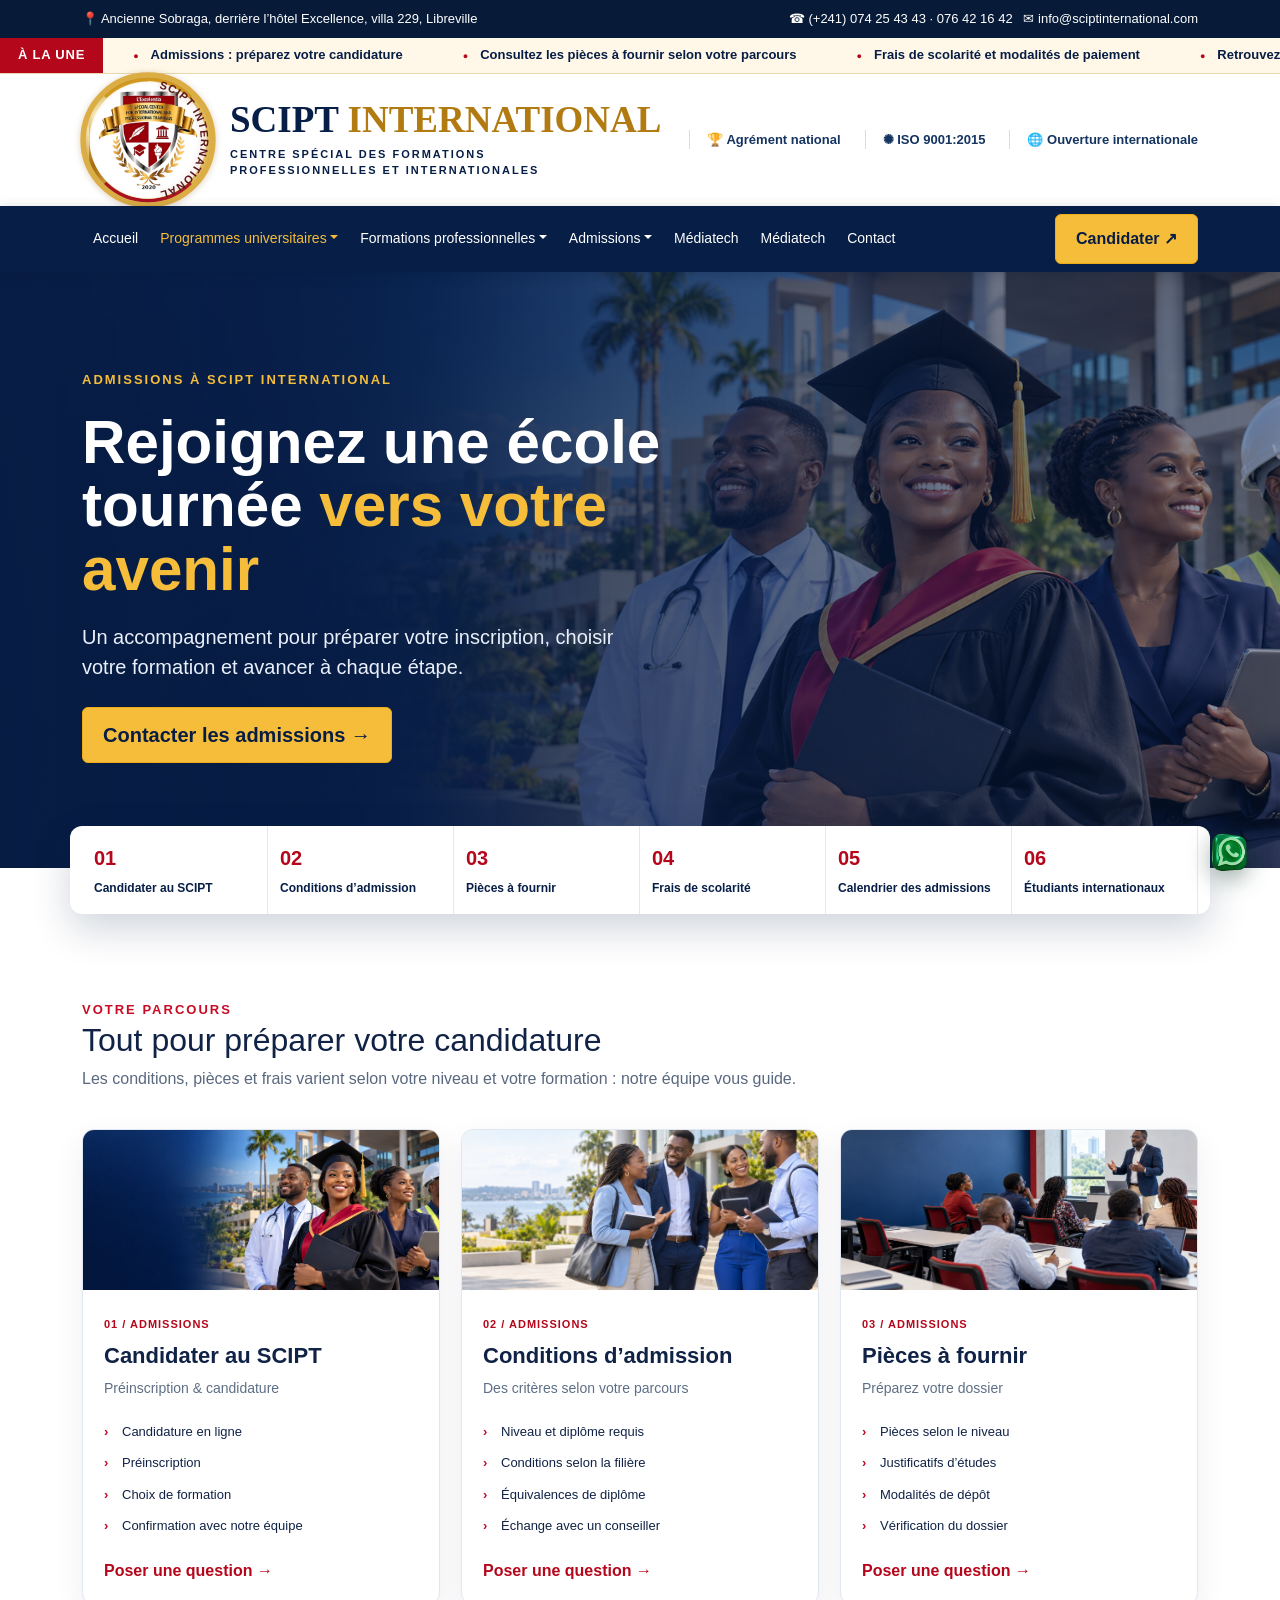
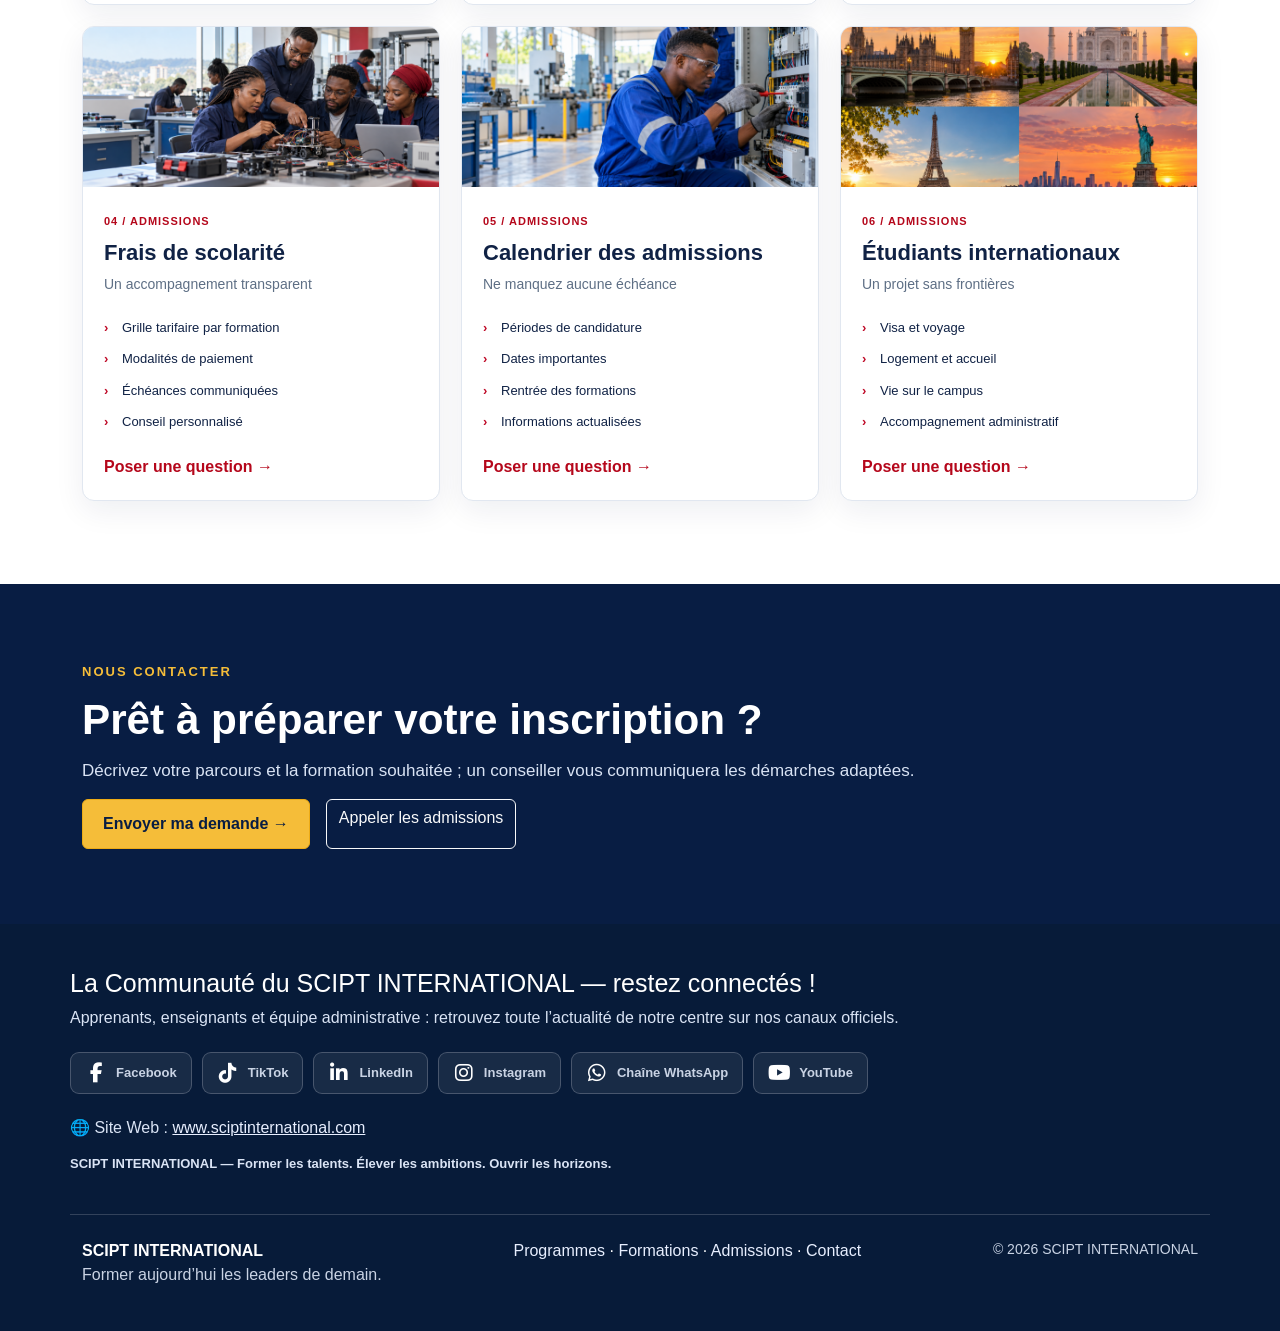
<file: admissions.html>
<!doctype html>
<html lang="fr">

<head>
    <meta charset="utf-8">
    <meta name="viewport" content="width=device-width, initial-scale=1">
    <meta name="description"
        content="SCIPT INTERNATIONAL : programmes universitaires, formations professionnelles et admissions à Libreville.">
    <title>Admissions — SCIPT INTERNATIONAL</title>
    <link rel="stylesheet" href="assets/bootstrap.min.css">
    <link rel="stylesheet" href="assets/style.css">
    <link rel="stylesheet" href="https://cdn.jsdelivr.net/npm/@fortawesome/fontawesome-free@6.7.2/css/all.min.css">
</head>

<body>
    <div class="topbar">
        <div class="container d-flex flex-wrap justify-content-between gap-2"><span>📍 Ancienne Sobraga, derrière
                l’hôtel Excellence, villa 229, Libreville</span><span>☎ (+241) 074 25 43 43 · 076 42 16 42 <span
                    class="d-none d-lg-inline">&nbsp; ✉ info@sciptinternational.com</span></span></div>
    </div>
    <div class="news-ticker" aria-label="Informations utiles"><span class="news-ticker-label">À LA UNE</span><div class="news-ticker-window"><div class="news-ticker-track"><span><a href="admissions.html#admission-01">Admissions : préparez votre candidature</a></span><span><a href="admissions.html#admission-03">Consultez les pièces à fournir selon votre parcours</a></span><span><a href="admissions.html#admission-04">Frais de scolarité et modalités de paiement</a></span><span><a href="admissions.html#admission-05">Retrouvez le calendrier des admissions</a></span><span aria-hidden="true"><a href="admissions.html#admission-01" tabindex="-1">Admissions : préparez votre candidature</a></span><span aria-hidden="true"><a href="admissions.html#admission-03" tabindex="-1">Consultez les pièces à fournir selon votre parcours</a></span><span aria-hidden="true"><a href="admissions.html#admission-04" tabindex="-1">Frais de scolarité et modalités de paiement</a></span><span aria-hidden="true"><a href="admissions.html#admission-05" tabindex="-1">Retrouvez le calendrier des admissions</a></span></div></div></div>
    <header class="brand-head">
        <div class="container d-flex align-items-center justify-content-between gap-3"><a
                class="brand d-flex align-items-center gap-3" href="index.html#accueil"><span class="brand-mark"><span class="brand-mark-center"><img src="assets/logo.png" alt="Logo du SCIPT INTERNATIONAL"></span><svg class="brand-mark-ring" viewBox="0 0 120 120" aria-hidden="true" focusable="false"><defs><path id="scipt-logo-circle" d="M 60,60 m -48,0 a 48,48 0 1,1 96,0 a 48,48 0 1,1 -96,0"/></defs><circle cx="60" cy="60" r="59" class="brand-ring-edge"/><circle cx="60" cy="60" r="37" class="brand-ring-inner"/><text><textPath href="#scipt-logo-circle" startOffset="50%" text-anchor="middle">SCIPT INTERNATIONAL</textPath></text></svg></span><span><span><strong>SCIPT
                        <em>INTERNATIONAL</em></strong><small>CENTRE SPÉCIAL DES FORMATIONS<br>PROFESSIONNELLES ET
                        INTERNATIONALES</small></span></a>
            <div class="brand-points d-none d-xl-flex"><span>🏆 Agrément national</span><span>✺ ISO
                    9001:2015</span><span>🌐 Ouverture internationale</span></div>
        </div>
    </header>
    <nav class="navbar navbar-expand-lg navbar-dark sticky-top" aria-label="Navigation principale">
        <div class="container"><a class="navbar-brand d-lg-none" href="index.html#accueil">SCIPT
                INTERNATIONAL</a><button class="navbar-toggler" type="button" data-bs-toggle="collapse"
                data-bs-target="#navigation" aria-controls="navigation" aria-expanded="false"
                aria-label="Ouvrir le menu"><span class="navbar-toggler-icon"></span></button>
            <div class="collapse navbar-collapse" id="navigation">
                <ul class="navbar-nav me-auto">
                    <li class="nav-item"><a class="nav-link" href="index.html#accueil">Accueil</a></li>
                    <li class="nav-item dropdown"><a class="nav-link active dropdown-toggle" href="#catalogue"
                            role="button" data-bs-toggle="dropdown">Programmes universitaires</a>
                        <ul class="dropdown-menu">
                            <li><a class="dropdown-item" href="programmes-universitaires.html">Tous les programmes</a>
                            </li>
                            <li><a class="dropdown-item" href="#catalogue" data-level="DUT">DUT</a></li>
                            <li><a class="dropdown-item" href="#catalogue" data-level="BTS">BTS</a></li>
                            <li><a class="dropdown-item" href="#catalogue" data-level="Licence">Licence</a></li>
                            <li><a class="dropdown-item" href="#catalogue" data-level="Master">Master</a></li>
                            <li><a class="dropdown-item" href="#catalogue" data-level="Doctorat">Doctorat</a></li>
                        </ul>
                    </li>
                    <li class="nav-item dropdown"><a class="nav-link dropdown-toggle" href="index.html#professionnel"
                            role="button" data-bs-toggle="dropdown">Formations professionnelles</a>
                        <ul class="dropdown-menu">
                            <li><a class="dropdown-item" href="index.html#professionnel">Toutes les formations</a></li>
                            <li><a class="dropdown-item" href="index.html#professionnel" data-level="CFP">CFP</a></li>
                            <li><a class="dropdown-item" href="index.html#professionnel" data-level="AFP">AFP</a></li>
                            <li><a class="dropdown-item" href="index.html#professionnel" data-level="CAP">CAP</a></li>
                            <li><a class="dropdown-item" href="index.html#professionnel" data-level="CQF">CQF</a></li>
                        </ul>
                    </li>
                    <li class="nav-item dropdown admissions-dropdown"><a class="nav-link dropdown-toggle" href="admissions.html" id="admissionsMenu" role="button" data-bs-toggle="dropdown" aria-expanded="false">Admissions</a><div class="dropdown-menu admissions-mega" aria-labelledby="admissionsMenu"><div class="admissions-menu-grid"><section class="admissions-menu-column theme-red"><a class="admissions-menu-heading" href="admissions.html#admission-01"><span class="admissions-menu-icon" aria-hidden="true">✎</span><span><strong>Candidater à SCIPT</strong><small>Rejoignez une formation d’excellence</small></span></a><ul><li><a href="admissions.html#admission-01">Candidature en ligne</a></li><li><a href="admissions.html#admission-01">Préinscription</a></li><li><a href="admissions.html#admission-01">Choix de formation</a></li><li><a href="admissions.html#admission-01">Confirmation d’inscription</a></li></ul><a class="admissions-menu-action" href="admissions.html#admission-01">En savoir plus <span aria-hidden="true">→</span></a></section><section class="admissions-menu-column theme-blue"><a class="admissions-menu-heading" href="admissions.html#admission-02"><span class="admissions-menu-icon" aria-hidden="true">🎓</span><span><strong>Conditions d’admission</strong><small>Des critères clairs et accessibles</small></span></a><ul><li><a href="admissions.html#admission-02">Niveaux d’admission</a></li><li><a href="admissions.html#admission-02">Conditions par filière</a></li><li><a href="admissions.html#admission-02">Équivalences de diplômes</a></li><li><a href="admissions.html#admission-02">Étudiants internationaux</a></li></ul><a class="admissions-menu-action" href="admissions.html#admission-02">En savoir plus <span aria-hidden="true">→</span></a></section><section class="admissions-menu-column theme-green"><a class="admissions-menu-heading" href="admissions.html#admission-03"><span class="admissions-menu-icon" aria-hidden="true">📁</span><span><strong>Pièces à fournir</strong><small>Préparez facilement votre dossier</small></span></a><ul><li><a href="admissions.html#admission-03">Liste des pièces obligatoires</a></li><li><a href="admissions.html#admission-03">Pièces selon le niveau</a></li><li><a href="admissions.html#admission-03">Justificatifs d’études</a></li><li><a href="admissions.html#admission-03">Dépôt du dossier</a></li></ul><a class="admissions-menu-action" href="admissions.html#admission-03">En savoir plus <span aria-hidden="true">→</span></a></section><section class="admissions-menu-column theme-purple"><a class="admissions-menu-heading" href="admissions.html#admission-04"><span class="admissions-menu-icon" aria-hidden="true">◉</span><span><strong>Frais de scolarité</strong><small>Des modalités transparentes</small></span></a><ul><li><a href="admissions.html#admission-04">Grilles tarifaires</a></li><li><a href="admissions.html#admission-04">Formations professionnelles</a></li><li><a href="admissions.html#admission-04">Modalités de paiement</a></li><li><a href="admissions.html#admission-04">Règlement financier</a></li></ul><a class="admissions-menu-action" href="admissions.html#admission-04">En savoir plus <span aria-hidden="true">→</span></a></section><section class="admissions-menu-column theme-red"><a class="admissions-menu-heading" href="admissions.html#admission-05"><span class="admissions-menu-icon" aria-hidden="true">▦</span><span><strong>Calendrier des admissions</strong><small>Ne manquez aucune échéance</small></span></a><ul><li><a href="admissions.html#admission-05">Périodes de candidature</a></li><li><a href="admissions.html#admission-05">Rentrée académique</a></li><li><a href="admissions.html#admission-05">Rentrée des formations</a></li><li><a href="admissions.html#admission-05">Dates importantes</a></li></ul><a class="admissions-menu-action" href="admissions.html#admission-05">En savoir plus <span aria-hidden="true">→</span></a></section><section class="admissions-menu-column theme-blue"><a class="admissions-menu-heading" href="admissions.html#admission-06"><span class="admissions-menu-icon" aria-hidden="true">🌐</span><span><strong>Étudiants internationaux</strong><small>Un accompagnement dédié</small></span></a><ul><li><a href="admissions.html#admission-06">Procédures spécifiques</a></li><li><a href="admissions.html#admission-06">Visa et voyage</a></li><li><a href="admissions.html#admission-06">Logement et accueil</a></li><li><a href="admissions.html#admission-06">Vie sur le campus</a></li></ul><a class="admissions-menu-action" href="admissions.html#admission-06">En savoir plus <span aria-hidden="true">→</span></a></section></div></div></li>
                    <li class="nav-item"><a class="nav-link" href="medias.html">Médiatech</a></li>
                    <li class="nav-item"><a class="nav-link" href="medias.html">Médiatech</a></li>
                    <li class="nav-item"><a class="nav-link" href="index.html#contact">Contact</a></li>
                </ul><a href="admissions.html#candidature" class="btn btn-gold nav-apply">Candidater ↗</a>
            </div>
        </div>
    </nav>
    <main>
        <section class="admissions-header">
            <div class="container"><span class="eyebrow">ADMISSIONS À SCIPT INTERNATIONAL</span>
                <h1>Rejoignez une école tournée <em>vers votre avenir</em></h1>
                <p>Un accompagnement pour préparer votre inscription, choisir votre formation et avancer à chaque étape.
                </p><a href="#candidature" class="btn btn-gold btn-lg">Contacter les admissions →</a>
            </div>
        </section>
        <nav class="admissions-quick" aria-label="Étapes des admissions">
            <div class="container"><a href="#admission-01"><b>01</b><span>Candidater au SCIPT</span></a><a
                    href="#admission-02"><b>02</b><span>Conditions d’admission</span></a><a
                    href="#admission-03"><b>03</b><span>Pièces à fournir</span></a><a
                    href="#admission-04"><b>04</b><span>Frais de scolarité</span></a><a
                    href="#admission-05"><b>05</b><span>Calendrier des admissions</span></a><a
                    href="#admission-06"><b>06</b><span>Étudiants internationaux</span></a></div>
        </nav>
        <section class="admissions-content">
            <div class="container">
                <div class="section-heading">
                    <div><span class="kicker">VOTRE PARCOURS</span>
                        <h2>Tout pour préparer votre candidature</h2>
                        <p>Les conditions, pièces et frais varient selon votre niveau et votre formation : notre équipe
                            vous guide.</p>
                    </div>
                </div>
                <div class="admissions-grid">
                    <article class="admission-topic" id="admission-01">
                        <div class="admission-topic-visual"><img src="assets/slide-universitaire-v2.png"
                                alt="Illustration : Candidater à SCIPT" loading="lazy"></div>
                        <div class="admission-topic-content"><span>01 / ADMISSIONS</span>
                            <h2>Candidater au SCIPT</h2>
                            <p>Préinscription & candidature</p>
                            <ul>
                                <li>Candidature en ligne</li>
                                <li>Préinscription</li>
                                <li>Choix de formation</li>
                                <li>Confirmation avec notre équipe</li>
                            </ul><a href="#candidature">Poser une question →</a>
                        </div>
                    </article>
                    <article class="admission-topic" id="admission-02">
                        <div class="admission-topic-visual"><img src="assets/etudiants-parcours.png"
                                alt="Illustration : Conditions d’admission" loading="lazy"></div>
                        <div class="admission-topic-content"><span>02 / ADMISSIONS</span>
                            <h2>Conditions d’admission</h2>
                            <p>Des critères selon votre parcours</p>
                            <ul>
                                <li>Niveau et diplôme requis</li>
                                <li>Conditions selon la filière</li>
                                <li>Équivalences de diplôme</li>
                                <li>Échange avec un conseiller</li>
                            </ul><a href="#candidature">Poser une question →</a>
                        </div>
                    </article>
                    <article class="admission-topic" id="admission-03">
                        <div class="admission-topic-visual"><img src="assets/cours-universitaire.png"
                                alt="Illustration : Pièces à fournir" loading="lazy"></div>
                        <div class="admission-topic-content"><span>03 / ADMISSIONS</span>
                            <h2>Pièces à fournir</h2>
                            <p>Préparez votre dossier</p>
                            <ul>
                                <li>Pièces selon le niveau</li>
                                <li>Justificatifs d’études</li>
                                <li>Modalités de dépôt</li>
                                <li>Vérification du dossier</li>
                            </ul><a href="#candidature">Poser une question →</a>
                        </div>
                    </article>
                    <article class="admission-topic" id="admission-04">
                        <div class="admission-topic-visual"><img src="assets/cours-technologie.png"
                                alt="Illustration : Frais de scolarité" loading="lazy"></div>
                        <div class="admission-topic-content"><span>04 / ADMISSIONS</span>
                            <h2>Frais de scolarité</h2>
                            <p>Un accompagnement transparent</p>
                            <ul>
                                <li>Grille tarifaire par formation</li>
                                <li>Modalités de paiement</li>
                                <li>Échéances communiquées</li>
                                <li>Conseil personnalisé</li>
                            </ul><a href="#candidature">Poser une question →</a>
                        </div>
                    </article>
                    <article class="admission-topic" id="admission-05">
                        <div class="admission-topic-visual"><img src="assets/atelier-parcours.png"
                                alt="Illustration : Calendrier des admissions" loading="lazy"></div>
                        <div class="admission-topic-content"><span>05 / ADMISSIONS</span>
                            <h2>Calendrier des admissions</h2>
                            <p>Ne manquez aucune échéance</p>
                            <ul>
                                <li>Périodes de candidature</li>
                                <li>Dates importantes</li>
                                <li>Rentrée des formations</li>
                                <li>Informations actualisées</li>
                            </ul><a href="#candidature">Poser une question →</a>
                        </div>
                    </article>
                    <article class="admission-topic" id="admission-06">
                        <div class="admission-topic-visual"><img src="assets/destinations-internationales.png"
                                alt="Illustration : Étudiants internationaux" loading="lazy"></div>
                        <div class="admission-topic-content"><span>06 / ADMISSIONS</span>
                            <h2>Étudiants internationaux</h2>
                            <p>Un projet sans frontières</p>
                            <ul>
                                <li>Visa et voyage</li>
                                <li>Logement et accueil</li>
                                <li>Vie sur le campus</li>
                                <li>Accompagnement administratif</li>
                            </ul><a href="#candidature">Poser une question →</a>
                        </div>
                    </article>
                </div>
            </div>
        </section>
        <section class="admission-next" id="candidature">
            <div class="container"><span class="kicker">NOUS CONTACTER</span>
                <h2>Prêt à préparer votre inscription ?</h2>
                <p>Décrivez votre parcours et la formation souhaitée ; un conseiller vous communiquera les démarches
                    adaptées.</p>
                <div class="d-flex flex-wrap gap-3"><a class="btn btn-gold"
                        href="mailto:info@sciptinternational.com?subject=Demande%20d%27admission%20SCIPT">Envoyer ma
                        demande →</a><a class="btn btn-outline-light" href="tel:+241077831740">Appeler les
                        admissions</a></div>
            </div>
        </section>
    </main>
    <footer>
        <div class="scipt-community container"><div class="scipt-community-intro"><h2>La Communauté du SCIPT INTERNATIONAL — restez connectés !</h2><p>Apprenants, enseignants et équipe administrative : retrouvez toute l’actualité de notre centre sur nos canaux officiels.</p></div><nav class="scipt-social-links" aria-label="Réseaux sociaux officiels"><a class="scipt-social-link" href="https://www.facebook.com/share/1EuJG1NpV4/?mibextid=wwXIfr" target="_blank" rel="noopener noreferrer" aria-label="SCIPT INTERNATIONAL sur Facebook"><i class="fa-brands fa-facebook-f" aria-hidden="true"></i><span>Facebook</span></a><a class="scipt-social-link" href="https://www.tiktok.com/@scipt.internation" target="_blank" rel="noopener noreferrer" aria-label="SCIPT INTERNATIONAL sur TikTok"><i class="fa-brands fa-tiktok" aria-hidden="true"></i><span>TikTok</span></a><a class="scipt-social-link" href="https://www.linkedin.com/company/sciptinternational/" target="_blank" rel="noopener noreferrer" aria-label="SCIPT INTERNATIONAL sur LinkedIn"><i class="fa-brands fa-linkedin-in" aria-hidden="true"></i><span>LinkedIn</span></a><a class="scipt-social-link" href="https://www.instagram.com/sciptinternational/" target="_blank" rel="noopener noreferrer" aria-label="SCIPT INTERNATIONAL sur Instagram"><i class="fa-brands fa-instagram" aria-hidden="true"></i><span>Instagram</span></a><a class="scipt-social-link" href="https://whatsapp.com/channel/0029VbDUFcN8V0tgVDjPsR2t" target="_blank" rel="noopener noreferrer" aria-label="SCIPT INTERNATIONAL sur Chaîne WhatsApp"><i class="fa-brands fa-whatsapp" aria-hidden="true"></i><span>Chaîne WhatsApp</span></a><a class="scipt-social-link" href="https://youtube.com/@sciptinternational?si=EKJrWPLI2fUAcVdP" target="_blank" rel="noopener noreferrer" aria-label="SCIPT INTERNATIONAL sur YouTube"><i class="fa-brands fa-youtube" aria-hidden="true"></i><span>YouTube</span></a></nav><p class="scipt-community-site">🌐 Site Web : <a href="https://www.sciptinternational.com/" target="_blank" rel="noopener noreferrer">www.sciptinternational.com</a></p><p class="scipt-community-signature">SCIPT INTERNATIONAL — Former les talents. Élever les ambitions. Ouvrir les horizons.</p></div>
        <div class="container d-flex flex-wrap justify-content-between gap-3">
            <div><strong>SCIPT INTERNATIONAL</strong><br><span>Former aujourd’hui les leaders de demain.</span></div>
            <div><a href="programmes-universitaires.html">Programmes</a> · <a
                    href="index.html#professionnel">Formations</a> · <a href="admissions.html">Admissions</a> · <a
                    href="index.html#contact">Contact</a></div><small>© <span id="year"></span> SCIPT
                INTERNATIONAL</small>
        </div>
    </footer><a class="float-contact" href="https://wa.me/241074254343" target="_blank" rel="noopener"
        aria-label="Contacter le SCIPT par WhatsApp"><img src="assets/whatsapp.png" style="width: 50px; height: 50px;"alt=""></a>
    <script src="assets/bootstrap.bundle.min.js">

    </script>
    <script src="assets/app.js"></script>
</body>

</html>
</file>
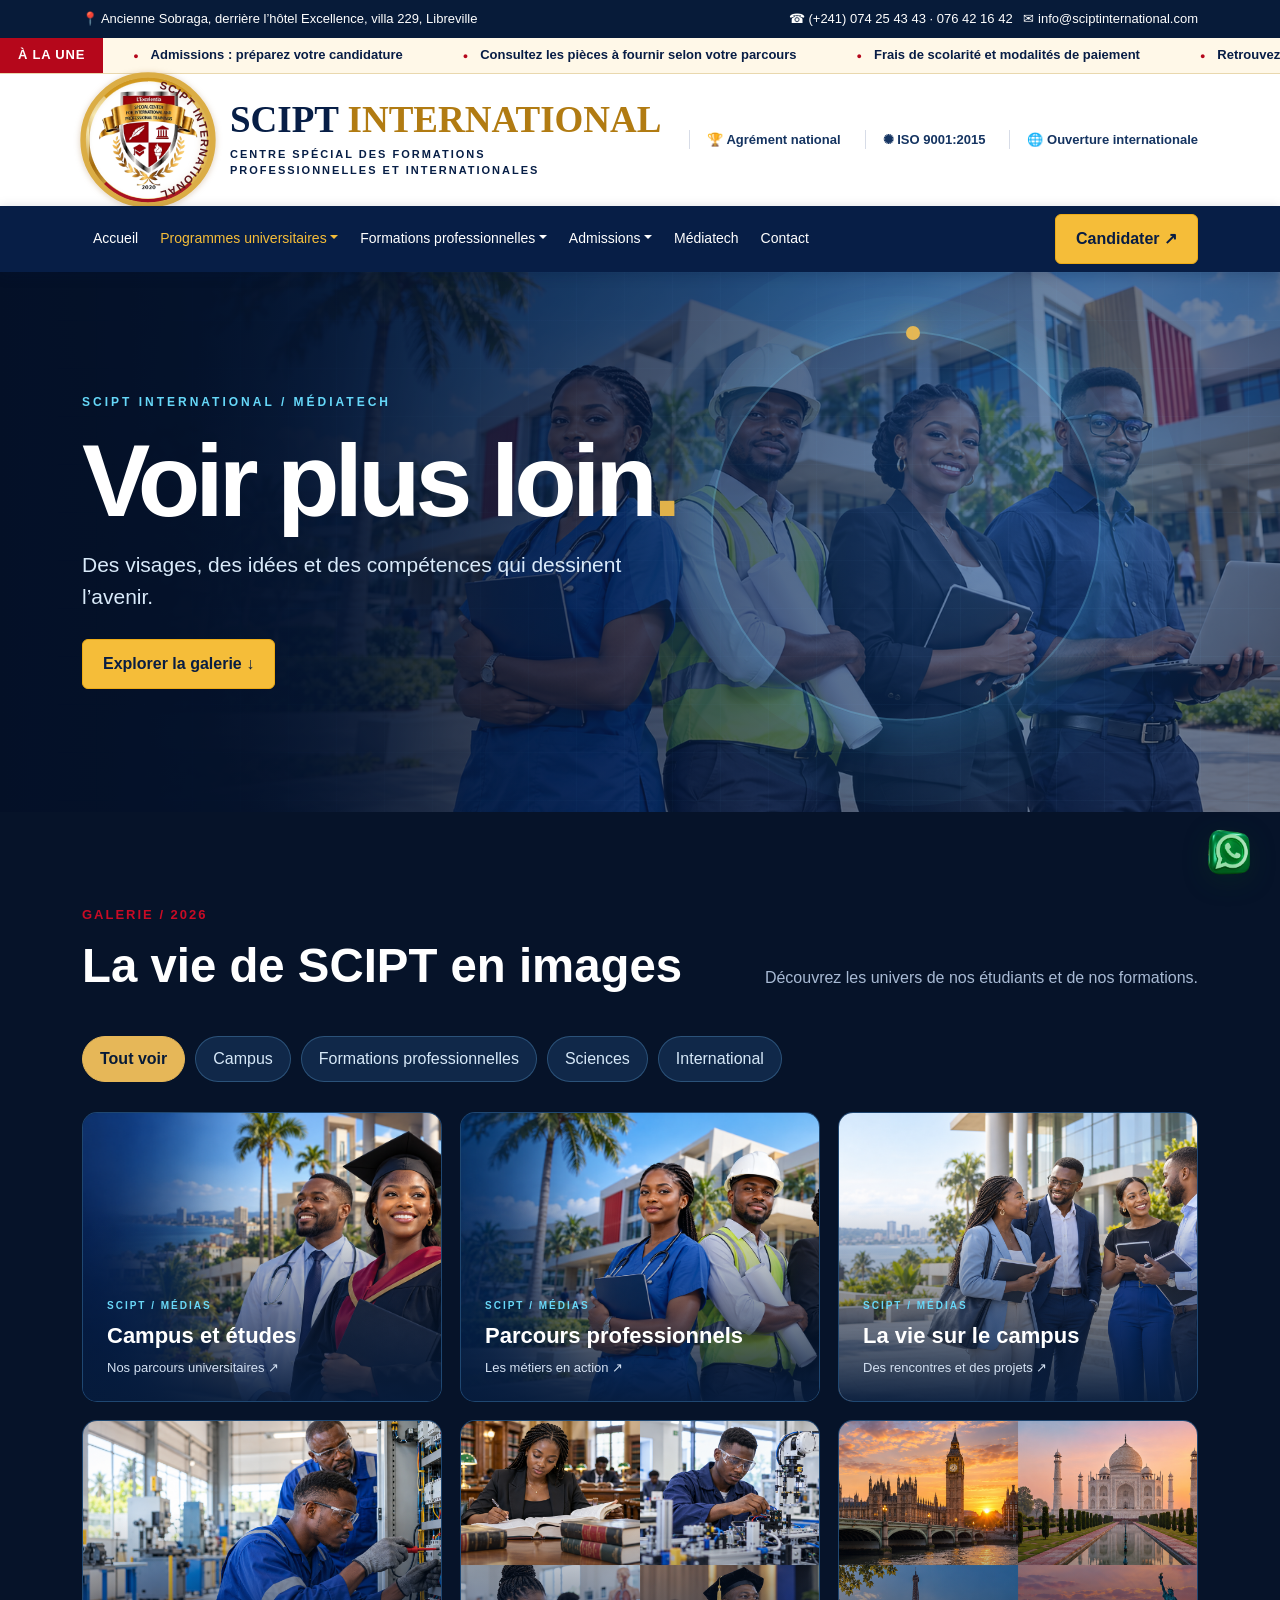
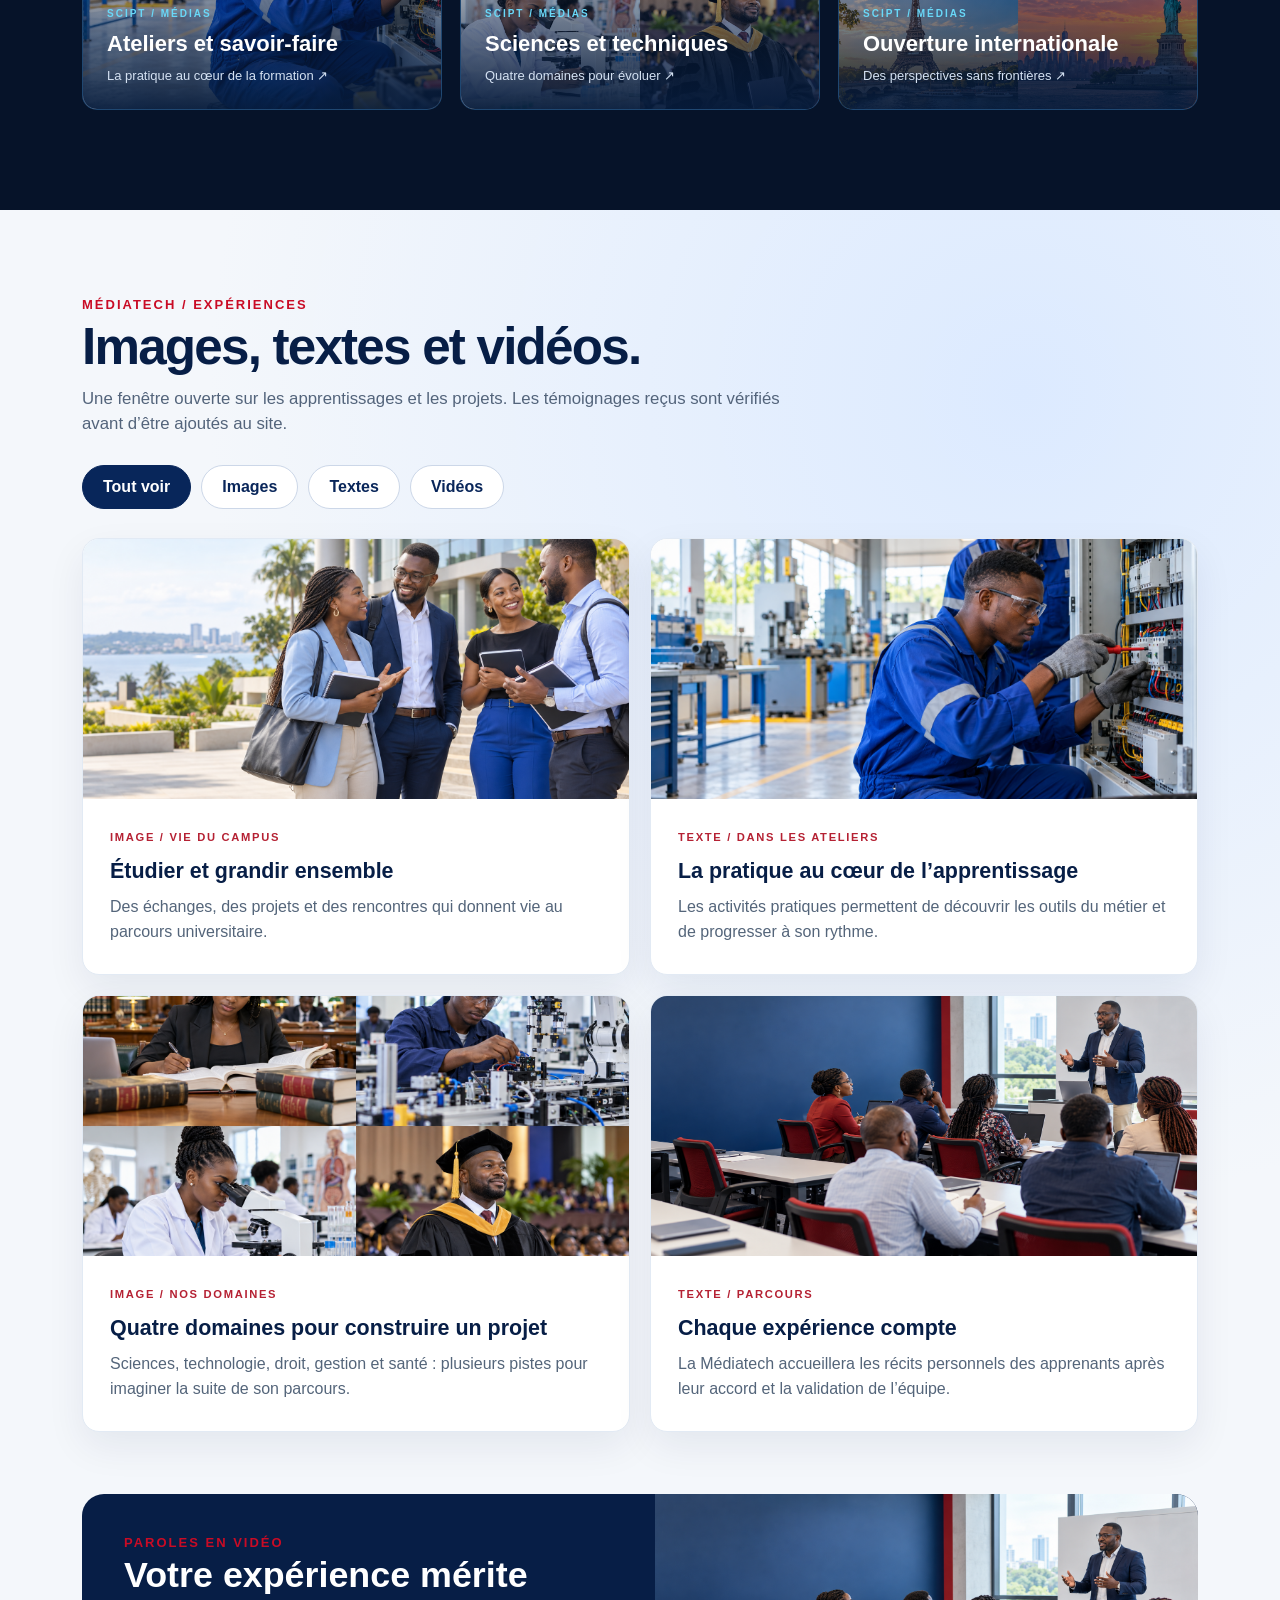
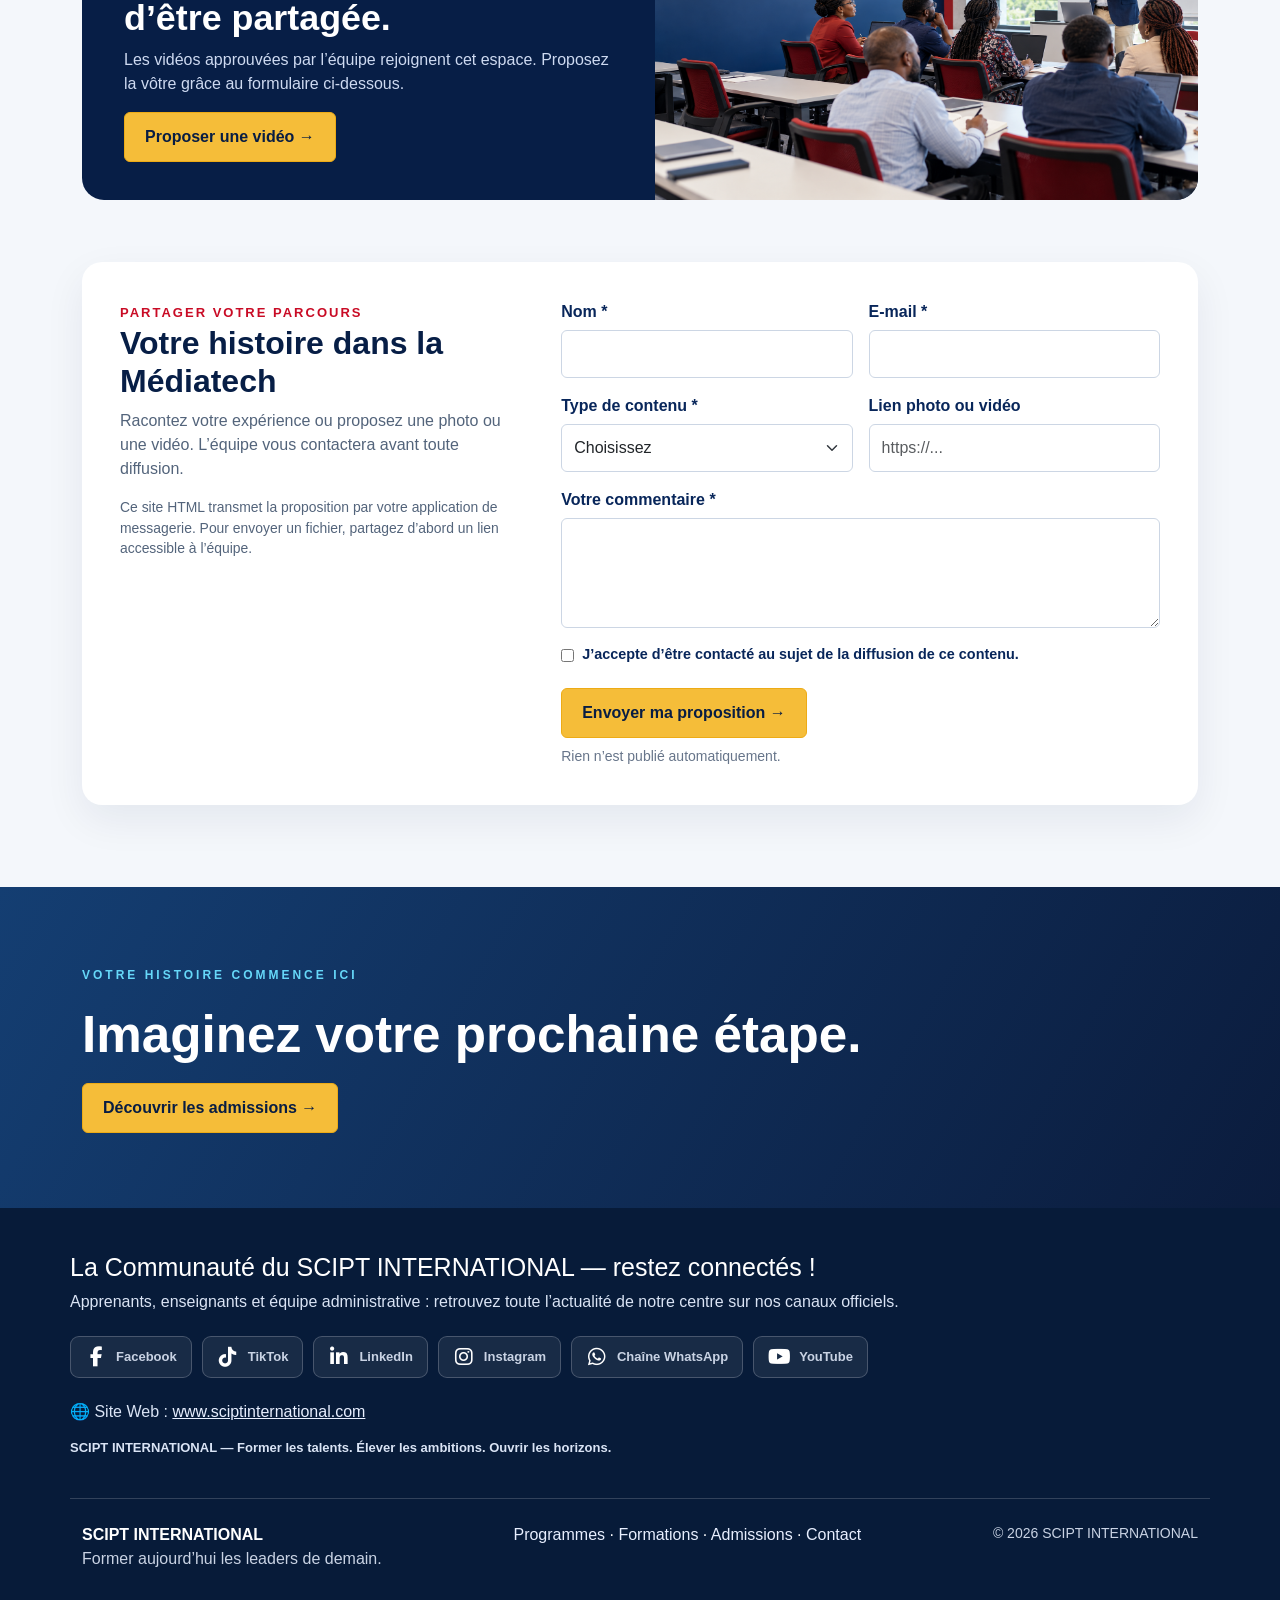
<file: medias.html>
<!doctype html>
<html lang="fr">

<head>
    <meta charset="utf-8">
    <meta name="viewport" content="width=device-width, initial-scale=1">
    <meta name="description"
        content="SCIPT INTERNATIONAL : programmes universitaires, formations professionnelles et admissions à Libreville.">
    <title>Médiatech — SCIPT INTERNATIONAL</title>
    <link rel="stylesheet" href="assets/bootstrap.min.css">
    <link rel="stylesheet" href="assets/style.css">
    <link rel="stylesheet" href="https://cdn.jsdelivr.net/npm/@fortawesome/fontawesome-free@6.7.2/css/all.min.css">
</head>

<body>
    <div class="topbar">
        <div class="container d-flex flex-wrap justify-content-between gap-2"><span>📍 Ancienne Sobraga, derrière
                l’hôtel Excellence, villa 229, Libreville</span><span>☎ (+241) 074 25 43 43 · 076 42 16 42  <span
                    class="d-none d-lg-inline">&nbsp; ✉ info@sciptinternational.com</span></span></div>
    </div>
    <div class="news-ticker" aria-label="Informations utiles"><span class="news-ticker-label">À LA UNE</span><div class="news-ticker-window"><div class="news-ticker-track"><span><a href="admissions.html#admission-01">Admissions : préparez votre candidature</a></span><span><a href="admissions.html#admission-03">Consultez les pièces à fournir selon votre parcours</a></span><span><a href="admissions.html#admission-04">Frais de scolarité et modalités de paiement</a></span><span><a href="admissions.html#admission-05">Retrouvez le calendrier des admissions</a></span><span aria-hidden="true"><a href="admissions.html#admission-01" tabindex="-1">Admissions : préparez votre candidature</a></span><span aria-hidden="true"><a href="admissions.html#admission-03" tabindex="-1">Consultez les pièces à fournir selon votre parcours</a></span><span aria-hidden="true"><a href="admissions.html#admission-04" tabindex="-1">Frais de scolarité et modalités de paiement</a></span><span aria-hidden="true"><a href="admissions.html#admission-05" tabindex="-1">Retrouvez le calendrier des admissions</a></span></div></div></div>
    <header class="brand-head">
        <div class="container d-flex align-items-center justify-content-between gap-3"><a
                class="brand d-flex align-items-center gap-3" href="index.html#accueil"><span class="brand-mark"><span class="brand-mark-center"><img src="assets/logo.png" alt="Logo du SCIPT INTERNATIONAL"></span><svg class="brand-mark-ring" viewBox="0 0 120 120" aria-hidden="true" focusable="false"><defs><path id="scipt-logo-circle" d="M 60,60 m -48,0 a 48,48 0 1,1 96,0 a 48,48 0 1,1 -96,0"/></defs><circle cx="60" cy="60" r="59" class="brand-ring-edge"/><circle cx="60" cy="60" r="37" class="brand-ring-inner"/><text><textPath href="#scipt-logo-circle" startOffset="50%" text-anchor="middle">SCIPT INTERNATIONAL</textPath></text></svg></span><span><span><strong>SCIPT
                        <em>INTERNATIONAL</em></strong><small>CENTRE SPÉCIAL DES FORMATIONS<br>PROFESSIONNELLES ET
                        INTERNATIONALES</small></span></a>
            <div class="brand-points d-none d-xl-flex"><span>🏆 Agrément national</span><span>✺ ISO
                    9001:2015</span><span>🌐 Ouverture internationale</span></div>
        </div>
    </header>
    <nav class="navbar navbar-expand-lg navbar-dark sticky-top" aria-label="Navigation principale">
        <div class="container"><a class="navbar-brand d-lg-none" href="index.html#accueil">SCIPT
                INTERNATIONAL</a><button class="navbar-toggler" type="button" data-bs-toggle="collapse"
                data-bs-target="#navigation" aria-controls="navigation" aria-expanded="false"
                aria-label="Ouvrir le menu"><span class="navbar-toggler-icon"></span></button>
            <div class="collapse navbar-collapse" id="navigation">
                <ul class="navbar-nav me-auto">
                    <li class="nav-item"><a class="nav-link" href="index.html#accueil">Accueil</a></li>
                    <li class="nav-item dropdown"><a class="nav-link active dropdown-toggle" href="#catalogue"
                            role="button" data-bs-toggle="dropdown">Programmes universitaires</a>
                        <ul class="dropdown-menu">
                            <li><a class="dropdown-item" href="programmes-universitaires.html">Tous les programmes</a>
                            </li>
                            <li><a class="dropdown-item" href="#catalogue" data-level="DUT">DUT</a></li>
                            <li><a class="dropdown-item" href="#catalogue" data-level="BTS">BTS</a></li>
                            <li><a class="dropdown-item" href="#catalogue" data-level="Licence">Licence</a></li>
                            <li><a class="dropdown-item" href="#catalogue" data-level="Master">Master</a></li>
                            <li><a class="dropdown-item" href="#catalogue" data-level="Doctorat">Doctorat</a></li>
                        </ul>
                    </li>
                    <li class="nav-item dropdown"><a class="nav-link dropdown-toggle" href="index.html#professionnel"
                            role="button" data-bs-toggle="dropdown">Formations professionnelles</a>
                        <ul class="dropdown-menu">
                            <li><a class="dropdown-item" href="index.html#professionnel">Toutes les formations</a></li>
                            <li><a class="dropdown-item" href="index.html#professionnel" data-level="CFP">CFP</a></li>
                            <li><a class="dropdown-item" href="index.html#professionnel" data-level="AFP">AFP</a></li>
                            <li><a class="dropdown-item" href="index.html#professionnel" data-level="CAP">CAP</a></li>
                            <li><a class="dropdown-item" href="index.html#professionnel" data-level="CQF">CQF</a></li>
                        </ul>
                    </li>
                    <li class="nav-item dropdown admissions-dropdown"><a class="nav-link dropdown-toggle" href="admissions.html" id="admissionsMenu" role="button" data-bs-toggle="dropdown" aria-expanded="false">Admissions</a><div class="dropdown-menu admissions-mega" aria-labelledby="admissionsMenu"><div class="admissions-menu-grid"><section class="admissions-menu-column theme-red"><a class="admissions-menu-heading" href="admissions.html#admission-01"><span class="admissions-menu-icon" aria-hidden="true">✎</span><span><strong>Candidater à SCIPT</strong><small>Rejoignez une formation d’excellence</small></span></a><ul><li><a href="admissions.html#admission-01">Candidature en ligne</a></li><li><a href="admissions.html#admission-01">Préinscription</a></li><li><a href="admissions.html#admission-01">Choix de formation</a></li><li><a href="admissions.html#admission-01">Confirmation d’inscription</a></li></ul><a class="admissions-menu-action" href="admissions.html#admission-01">En savoir plus <span aria-hidden="true">→</span></a></section><section class="admissions-menu-column theme-blue"><a class="admissions-menu-heading" href="admissions.html#admission-02"><span class="admissions-menu-icon" aria-hidden="true">🎓</span><span><strong>Conditions d’admission</strong><small>Des critères clairs et accessibles</small></span></a><ul><li><a href="admissions.html#admission-02">Niveaux d’admission</a></li><li><a href="admissions.html#admission-02">Conditions par filière</a></li><li><a href="admissions.html#admission-02">Équivalences de diplômes</a></li><li><a href="admissions.html#admission-02">Étudiants internationaux</a></li></ul><a class="admissions-menu-action" href="admissions.html#admission-02">En savoir plus <span aria-hidden="true">→</span></a></section><section class="admissions-menu-column theme-green"><a class="admissions-menu-heading" href="admissions.html#admission-03"><span class="admissions-menu-icon" aria-hidden="true">📁</span><span><strong>Pièces à fournir</strong><small>Préparez facilement votre dossier</small></span></a><ul><li><a href="admissions.html#admission-03">Liste des pièces obligatoires</a></li><li><a href="admissions.html#admission-03">Pièces selon le niveau</a></li><li><a href="admissions.html#admission-03">Justificatifs d’études</a></li><li><a href="admissions.html#admission-03">Dépôt du dossier</a></li></ul><a class="admissions-menu-action" href="admissions.html#admission-03">En savoir plus <span aria-hidden="true">→</span></a></section><section class="admissions-menu-column theme-purple"><a class="admissions-menu-heading" href="admissions.html#admission-04"><span class="admissions-menu-icon" aria-hidden="true">◉</span><span><strong>Frais de scolarité</strong><small>Des modalités transparentes</small></span></a><ul><li><a href="admissions.html#admission-04">Grilles tarifaires</a></li><li><a href="admissions.html#admission-04">Formations professionnelles</a></li><li><a href="admissions.html#admission-04">Modalités de paiement</a></li><li><a href="admissions.html#admission-04">Règlement financier</a></li></ul><a class="admissions-menu-action" href="admissions.html#admission-04">En savoir plus <span aria-hidden="true">→</span></a></section><section class="admissions-menu-column theme-red"><a class="admissions-menu-heading" href="admissions.html#admission-05"><span class="admissions-menu-icon" aria-hidden="true">▦</span><span><strong>Calendrier des admissions</strong><small>Ne manquez aucune échéance</small></span></a><ul><li><a href="admissions.html#admission-05">Périodes de candidature</a></li><li><a href="admissions.html#admission-05">Rentrée académique</a></li><li><a href="admissions.html#admission-05">Rentrée des formations</a></li><li><a href="admissions.html#admission-05">Dates importantes</a></li></ul><a class="admissions-menu-action" href="admissions.html#admission-05">En savoir plus <span aria-hidden="true">→</span></a></section><section class="admissions-menu-column theme-blue"><a class="admissions-menu-heading" href="admissions.html#admission-06"><span class="admissions-menu-icon" aria-hidden="true">🌐</span><span><strong>Étudiants internationaux</strong><small>Un accompagnement dédié</small></span></a><ul><li><a href="admissions.html#admission-06">Procédures spécifiques</a></li><li><a href="admissions.html#admission-06">Visa et voyage</a></li><li><a href="admissions.html#admission-06">Logement et accueil</a></li><li><a href="admissions.html#admission-06">Vie sur le campus</a></li></ul><a class="admissions-menu-action" href="admissions.html#admission-06">En savoir plus <span aria-hidden="true">→</span></a></section></div></div></li>
                    <li class="nav-item"><a class="nav-link" href="medias.html">Médiatech</a></li>
                    <li class="nav-item"><a class="nav-link" href="index.html#contact">Contact</a></li>
                </ul><a href="admissions.html" class="btn btn-gold nav-apply">Candidater ↗</a>
            </div>
        </div>
    </nav>
    <main class="media-page">
        <section class="media-hero">
            <div class="media-orbit" aria-hidden="true"></div>
            <div class="container"><span class="media-overline">SCIPT INTERNATIONAL / MÉDIATECH</span>
                <h1>Voir plus loin<span>.</span></h1>
                <p>Des visages, des idées et des compétences qui dessinent l’avenir.</p><a href="#galerie"
                    class="btn btn-gold">Explorer la galerie ↓</a>
            </div>
        </section>
        <section class="media-gallery" id="galerie">
            <div class="container">
                <div class="media-heading">
                    <div><span class="kicker">GALERIE / 2026</span>
                        <h2>La vie de SCIPT en images</h2>
                    </div>
                    <p>Découvrez les univers de nos étudiants et de nos formations.</p>
                </div>
                <div class="media-filters" role="group" aria-label="Filtrer la galerie"><button class="active"
                        data-media-filter="tous">Tout voir</button><button
                        data-media-filter="campus">Campus</button><button data-media-filter="atelier">Formations
                        professionnelles</button><button data-media-filter="sciences">Sciences</button><button
                        data-media-filter="international">International</button></div>
                <div class="media-grid"><button class="media-tile" type="button" data-media-category="campus"
                        data-media-src="assets/slide-universitaire-v2.png" data-media-title="Campus et études"
                        aria-label="Afficher Campus et études"><img src="assets/slide-universitaire-v2.png"
                            alt="Campus et études" loading="lazy"><span class="media-tile-shade"></span><span
                            class="media-tile-meta"><small>SCIPT / MÉDIAS</small><strong>Campus et
                                études</strong><em>Nos parcours universitaires <span
                                    aria-hidden="true">↗</span></em></span></button><button class="media-tile"
                        type="button" data-media-category="atelier" data-media-src="assets/slide-professionnel-v2.png"
                        data-media-title="Parcours professionnels" aria-label="Afficher Parcours professionnels"><img
                            src="assets/slide-professionnel-v2.png" alt="Parcours professionnels" loading="lazy"><span
                            class="media-tile-shade"></span><span class="media-tile-meta"><small>SCIPT /
                                MÉDIAS</small><strong>Parcours professionnels</strong><em>Les métiers en action <span
                                    aria-hidden="true">↗</span></em></span></button><button class="media-tile"
                        type="button" data-media-category="campus" data-media-src="assets/etudiants-parcours.png"
                        data-media-title="La vie sur le campus" aria-label="Afficher La vie sur le campus"><img
                            src="assets/etudiants-parcours.png" alt="La vie sur le campus" loading="lazy"><span
                            class="media-tile-shade"></span><span class="media-tile-meta"><small>SCIPT /
                                MÉDIAS</small><strong>La vie sur le campus</strong><em>Des rencontres et des projets
                                <span aria-hidden="true">↗</span></em></span></button><button class="media-tile"
                        type="button" data-media-category="atelier" data-media-src="assets/atelier-parcours.png"
                        data-media-title="Ateliers et savoir-faire" aria-label="Afficher Ateliers et savoir-faire"><img
                            src="assets/atelier-parcours.png" alt="Ateliers et savoir-faire" loading="lazy"><span
                            class="media-tile-shade"></span><span class="media-tile-meta"><small>SCIPT /
                                MÉDIAS</small><strong>Ateliers et savoir-faire</strong><em>La pratique au cœur de la
                                formation <span aria-hidden="true">↗</span></em></span></button><button
                        class="media-tile" type="button" data-media-category="sciences"
                        data-media-src="assets/domaines-universitaires.png" data-media-title="Sciences et techniques"
                        aria-label="Afficher Sciences et techniques"><img src="assets/domaines-universitaires.png"
                            alt="Sciences et techniques" loading="lazy"><span class="media-tile-shade"></span><span
                            class="media-tile-meta"><small>SCIPT / MÉDIAS</small><strong>Sciences et
                                techniques</strong><em>Quatre domaines pour évoluer <span
                                    aria-hidden="true">↗</span></em></span></button><button class="media-tile"
                        type="button" data-media-category="international"
                        data-media-src="assets/destinations-internationales.png"
                        data-media-title="Ouverture internationale" aria-label="Afficher Ouverture internationale"><img
                            src="assets/destinations-internationales.png" alt="Ouverture internationale"
                            loading="lazy"><span class="media-tile-shade"></span><span
                            class="media-tile-meta"><small>SCIPT / MÉDIAS</small><strong>Ouverture
                                internationale</strong><em>Des perspectives sans frontières <span
                                    aria-hidden="true">↗</span></em></span></button></div>
            </div>
        </section>

        <section class="mediatech-hub" id="mediatech" aria-labelledby="mediatech-heading">
          <div class="container"><div class="mediatech-intro"><span class="kicker">MÉDIATECH / EXPÉRIENCES</span><h2 id="mediatech-heading">Images, textes et vidéos.</h2><p>Une fenêtre ouverte sur les apprentissages et les projets. Les témoignages reçus sont vérifiés avant d’être ajoutés au site.</p></div>
          <div class="mediatech-switches" role="group" aria-label="Afficher les contenus de la Médiatech">
            <button type="button" class="active" data-mediatech-filter="tous" aria-pressed="true">Tout voir</button>
            <button type="button" data-mediatech-filter="image" aria-pressed="false">Images</button>
            <button type="button" data-mediatech-filter="texte" aria-pressed="false">Textes</button>
            <button type="button" data-mediatech-filter="video" aria-pressed="false">Vidéos</button>
          </div><div class="mediatech-feed" id="mediatech-feed" aria-live="polite"></div>
          <div class="mediatech-video-feature" id="mediatech-videos"><div><span class="kicker">PAROLES EN VIDÉO</span><h3>Votre expérience mérite d’être partagée.</h3><p>Les vidéos approuvées par l’équipe rejoignent cet espace. Proposez la vôtre grâce au formulaire ci-dessous.</p><a href="#partager" class="btn btn-gold">Proposer une vidéo →</a></div><img src="assets/cours-universitaire.png" alt="Adultes participant à un cours universitaire" loading="lazy"></div>
          <div class="mediatech-submit" id="partager"><div><span class="kicker">PARTAGER VOTRE PARCOURS</span><h3>Votre histoire dans la Médiatech</h3><p>Racontez votre expérience ou proposez une photo ou une vidéo. L’équipe vous contactera avant toute diffusion.</p><p class="mediatech-submit-note">Ce site HTML transmet la proposition par votre application de messagerie. Pour envoyer un fichier, partagez d’abord un lien accessible à l’équipe.</p></div><form id="mediatech-form"><div class="row g-3"><div class="col-md-6"><label for="med-name">Nom *</label><input id="med-name" class="form-control" required autocomplete="name"></div><div class="col-md-6"><label for="med-email">E-mail *</label><input id="med-email" type="email" class="form-control" required autocomplete="email"></div><div class="col-md-6"><label for="med-type">Type de contenu *</label><select id="med-type" class="form-select" required><option value="">Choisissez</option><option value="Texte">Texte</option><option value="Image">Image</option><option value="Vidéo">Vidéo</option></select></div><div class="col-md-6"><label for="med-link">Lien photo ou vidéo</label><input id="med-link" type="url" class="form-control" placeholder="https://..."></div><div class="col-12"><label for="med-message">Votre commentaire *</label><textarea id="med-message" class="form-control" rows="4" required maxlength="1200"></textarea></div><div class="col-12"><label class="mediatech-consent"><input id="med-consent" type="checkbox" required> J’accepte d’être contacté au sujet de la diffusion de ce contenu.</label></div><div class="col-12"><button class="btn btn-gold" type="submit">Envoyer ma proposition →</button><small class="d-block mt-2">Rien n’est publié automatiquement.</small></div></div></form></div></div>
        </section>
        <section class="media-call">
            <div class="container"><span class="media-overline">VOTRE HISTOIRE COMMENCE ICI</span>
                <h2>Imaginez votre prochaine étape.</h2><a class="btn btn-gold" href="admissions.html">Découvrir les
                    admissions →</a>
            </div>
        </section>
        <dialog class="media-lightbox" aria-label="Image agrandie"><button type="button" class="media-close"
                aria-label="Fermer">×</button><img alt="">
            <p></p>
        </dialog>
    </main>
    <footer>
        <div class="scipt-community container"><div class="scipt-community-intro"><h2>La Communauté du SCIPT INTERNATIONAL — restez connectés !</h2><p>Apprenants, enseignants et équipe administrative : retrouvez toute l’actualité de notre centre sur nos canaux officiels.</p></div><nav class="scipt-social-links" aria-label="Réseaux sociaux officiels"><a class="scipt-social-link" href="https://www.facebook.com/share/1EuJG1NpV4/?mibextid=wwXIfr" target="_blank" rel="noopener noreferrer" aria-label="SCIPT INTERNATIONAL sur Facebook"><i class="fa-brands fa-facebook-f" aria-hidden="true"></i><span>Facebook</span></a><a class="scipt-social-link" href="https://www.tiktok.com/@scipt.internation" target="_blank" rel="noopener noreferrer" aria-label="SCIPT INTERNATIONAL sur TikTok"><i class="fa-brands fa-tiktok" aria-hidden="true"></i><span>TikTok</span></a><a class="scipt-social-link" href="https://www.linkedin.com/company/sciptinternational/" target="_blank" rel="noopener noreferrer" aria-label="SCIPT INTERNATIONAL sur LinkedIn"><i class="fa-brands fa-linkedin-in" aria-hidden="true"></i><span>LinkedIn</span></a><a class="scipt-social-link" href="https://www.instagram.com/sciptinternational/" target="_blank" rel="noopener noreferrer" aria-label="SCIPT INTERNATIONAL sur Instagram"><i class="fa-brands fa-instagram" aria-hidden="true"></i><span>Instagram</span></a><a class="scipt-social-link" href="https://whatsapp.com/channel/0029VbDUFcN8V0tgVDjPsR2t" target="_blank" rel="noopener noreferrer" aria-label="SCIPT INTERNATIONAL sur Chaîne WhatsApp"><i class="fa-brands fa-whatsapp" aria-hidden="true"></i><span>Chaîne WhatsApp</span></a><a class="scipt-social-link" href="https://youtube.com/@sciptinternational?si=EKJrWPLI2fUAcVdP" target="_blank" rel="noopener noreferrer" aria-label="SCIPT INTERNATIONAL sur YouTube"><i class="fa-brands fa-youtube" aria-hidden="true"></i><span>YouTube</span></a></nav><p class="scipt-community-site">🌐 Site Web : <a href="https://www.sciptinternational.com/" target="_blank" rel="noopener noreferrer">www.sciptinternational.com</a></p><p class="scipt-community-signature">SCIPT INTERNATIONAL — Former les talents. Élever les ambitions. Ouvrir les horizons.</p></div>
        <div class="container d-flex flex-wrap justify-content-between gap-3">
            <div><strong>SCIPT INTERNATIONAL</strong><br><span>Former aujourd’hui les leaders de demain.</span></div>
            <div><a href="programmes-universitaires.html">Programmes</a> · <a
                    href="index.html#professionnel">Formations</a> · <a href="admissions.html">Admissions</a> · <a
                    href="index.html#contact">Contact</a></div><small>© <span id="year"></span> SCIPT
                INTERNATIONAL</small>
        </div>
    </footer><a class="float-contact" href="https://wa.me/241077831740" target="_blank" rel="noopener"
        aria-label="Contacter le SCIPT par WhatsApp"><img src="assets/whatsapp.png" alt=""></a>
    <script src="assets/bootstrap.bundle.min.js"></script>
    <script src="assets/app.js"></script>
    <script src="assets/mediatech-content.js"></script>
    <script src="assets/mediatech.js"></script>
</body>

</html>
</file>
<file: assets/style.css>
:root {
    --navy: #071e46;
    --blue: #103d78;
    --red: #b5071b;
    --gold: #f5bd39;
    --ink: #102245;
    --muted: #59687e
}

html {
    scroll-behavior: smooth;
    scroll-padding-top: 84px
}

body {
    color: var(--ink);
    font-family: Arial, Helvetica, sans-serif
}

a {
    text-decoration: none
}

.topbar {
    background: #071b39;
    color: #fff;
    padding: 9px 0;
    font-size: 13px
}

.brand-head {
    background: #fff
}

.brand-head .container {
    min-height: 106px
}

.brand {
    color: var(--navy)
}

.brand:hover {
    color: var(--navy)
}

.brand img {
    width: 78px;
    height: 78px;
    object-fit: cover;
    border-radius: 50%;
    border: 3px solid #e7bc55
}

.brand strong {
    display: block;
    font-family: Georgia, serif;
    font-size: clamp(24px, 3vw, 37px);
    line-height: 1
}

.brand em {
    color: #b17b12;
    font-style: normal
}

.brand small {
    display: block;
    letter-spacing: 2px;
    font-size: 11px;
    margin-top: 8px;
    font-weight: 700
}

.brand-points {
    gap: 24px;
    color: #153461;
    font-size: 13px;
    font-weight: 700
}

.brand-points span {
    border-left: 1px solid #d7dce7;
    padding-left: 17px
}

.navbar {
    background: var(--navy);
    min-height: 62px;
    box-shadow: 0 3px 12px #06193536
}

.navbar .nav-link {
    color: #fff !important;
    font-size: 14px;
    padding: 12px 11px !important
}

.navbar .nav-link:hover,
.navbar .nav-link.active {
    color: var(--gold) !important
}

.dropdown-menu {
    border: 0;
    border-top: 3px solid var(--red);
    box-shadow: 0 12px 30px #071e4630
}

.dropdown-item {
    padding: 9px 18px
}

.dropdown-item:hover {
    background: #edf3fb;
    color: var(--red)
}

.btn-gold {
    background: var(--gold);
    border: 1px solid #edab16;
    color: #081d43;
    font-weight: 800;
    border-radius: 6px;
    padding: 12px 20px
}

.btn-gold:hover {
    background: #e9a817;
    color: #081d43
}

.hero {
    background: linear-gradient(115deg, #061c45, #123c74);
    color: #fff;
    overflow: hidden
}

.hero-grid {
    display: grid;
    grid-template-columns: 1.05fr .95fr;
    min-height: 490px;
    align-items: center;
    gap: 34px
}

.hero-copy {
    padding: 65px 0;
    position: relative;
    z-index: 1
}

.eyebrow,
.kicker {
    color: #c90b25;
    font-size: 13px;
    font-weight: 900;
    letter-spacing: 2px
}

.hero .eyebrow {
    color: #f6c44e
}

.hero h1 {
    font-weight: 900;
    letter-spacing: -1.8px;
    font-size: clamp(36px, 4.5vw, 65px);
    line-height: 1.08;
    margin: 18px 0
}

.hero h1 span {
    color: var(--gold)
}

.hero p {
    font-size: 19px;
    line-height: 1.55;
    max-width: 650px;
    margin-bottom: 26px
}

.hero-image {
    height: 100%;
    min-height: 390px;
    position: relative
}

.hero-image:before {
    content: '';
    position: absolute;
    inset: 0;
    background: linear-gradient(90deg, #10366b 0%, transparent 34%);
    z-index: 1
}

.hero-image img {
    width: 100%;
    height: 100%;
    object-fit: cover;
    object-position: center
}

.highlights {
    background: #fff;
    box-shadow: 0 10px 35px #061e4630;
    border-radius: 14px;
    position: relative;
    margin-top: -27px;
    z-index: 2;
    overflow: hidden
}

.highlights>div {
    padding: 22px 20px;
    display: flex;
    flex-direction: column;
    align-items: center;
    text-align: center;
    border-right: 1px solid #dae2eb
}

.highlights strong {
    color: var(--blue);
    font-size: 25px
}

.highlights span {
    font-size: 13px;
    color: var(--muted)
}

.section {
    padding: 78px 0
}

.section h2 {
    font-size: clamp(29px, 3vw, 43px);
    font-weight: 850;
    letter-spacing: -1px;
    margin: 8px 0 12px
}

.section-heading {
    display: flex;
    justify-content: space-between;
    align-items: end;
    gap: 20px;
    margin-bottom: 22px
}

.section-heading p,
.contact-section p {
    color: var(--muted);
    font-size: 16px
}

.text-link {
    color: var(--red);
    font-weight: 750;
    white-space: nowrap
}

.filter-bar {
    display: flex;
    gap: 8px;
    flex-wrap: wrap;
    margin: 28px 0
}

.filter {
    border: 1px solid #d7e0eb;
    background: #fff;
    color: #243d65;
    border-radius: 30px;
    padding: 9px 19px;
    font-weight: 700
}

.filter.active,
.filter:hover {
    background: var(--navy);
    color: #fff;
    border-color: var(--navy)
}

.program-card {
    background: #fff;
    height: 100%;
    border: 1px solid #e4eaf1;
    border-radius: 13px;
    overflow: hidden;
    box-shadow: 0 7px 26px #0822470d;
    transition: transform .2s, box-shadow .2s
}

.program-card:hover {
    transform: translateY(-5px);
    box-shadow: 0 15px 35px #08224721
}

.card-top {
    height: 148px;
    background: linear-gradient(120deg, #0d2c62, #14549a);
    display: flex;
    align-items: center;
    justify-content: center;
    color: #fff;
    font-size: 51px
}

.card-top.red {
    background: linear-gradient(120deg, #8c0720, #c40b25)
}

.card-body-custom {
    padding: 23px
}

.program-card .tag {
    font-size: 12px;
    color: #b00722;
    font-weight: 900;
    letter-spacing: 1px
}

.program-card h3 {
    font-size: 20px;
    line-height: 1.3;
    margin: 11px 0
}

.program-card p {
    color: var(--muted);
    font-size: 15px;
    min-height: 68px
}

.program-card a {
    color: #ad0921;
    font-weight: 750
}

.section-tint {
    background: #f1f5fa
}

.school {
    background: #fff;
    border: 1px solid #e5eaf0;
    border-radius: 12px;
    overflow: hidden;
    height: 100%;
    box-shadow: 0 8px 25px #051b3c10;
    text-align: center
}

.school img {
    width: 100%;
    height: 210px;
    object-fit: cover
}

.school h3 {
    font-size: 17px;
    font-weight: 800;
    padding: 20px;
    line-height: 1.4
}

.school-symbol {
    height: 210px;
    display: grid;
    place-items: center;
    background: linear-gradient(140deg, #10295b, #5b248e);
    color: #f7c149;
    font-size: 88px
}

.admission {
    background: #0b2859;
    color: #fff
}

.admission .kicker {
    color: var(--gold)
}

.steps>div {
    display: flex;
    gap: 20px;
    padding: 17px 0;
    border-bottom: 1px solid #ffffff29
}

.steps b {
    font-size: 28px;
    color: var(--gold)
}

.steps span {
    display: flex;
    flex-direction: column;
    gap: 5px
}

.steps small {
    font-size: 14px;
    color: #d3def0
}

.admission-card {
    background: #fff;
    color: var(--navy);
    border-radius: 16px;
    padding: 42px;
    box-shadow: 15px 15px 0 #ffffff1a
}

.admission-card h3 {
    font-size: 30px;
    font-weight: 900
}

.admission-card p {
    color: var(--muted)
}

.contact-section a {
    color: var(--blue)
}

.contact-form {
    background: #fff;
    border: 1px solid #e0e6ef;
    box-shadow: 0 18px 48px #0b285915;
    border-radius: 15px;
    padding: 35px
}

.contact-form label {
    font-weight: 750;
    margin-bottom: 7px
}

.form-control,
.form-select {
    min-height: 48px;
    border-color: #ccd6e4
}

.form-note {
    font-size: 13px;
    color: var(--muted)
}

footer {
    background: #071b39;
    color: #fff;
    padding: 44px 0
}

footer span,
footer small {
    color: #c9d3e4
}

footer a {
    color: #e8efff
}

.float-contact {
    position: fixed;
    right: 20px;
    bottom: 18px;
    background: #149e55;
    color: white;
    padding: 13px 18px;
    border-radius: 30px;
    font-weight: 800;
    box-shadow: 0 8px 26px #092c1d50;
    z-index: 10
}

.float-contact:hover {
    color: white;
    background: #0b8243
}

@media(max-width:991px) {
    .hero-grid {
        grid-template-columns: 1fr
    }

    .hero-copy {
        padding: 60px 0 22px
    }

    .hero-image {
        min-height: 260px;
        height: 300px
    }

    .brand-head .container {
        min-height: 90px
    }

    .brand img {
        width: 65px;
        height: 65px
    }

    .highlights>div:nth-child(2) {
        border-right: 0
    }
}

@media(max-width:575px) {
    .topbar {
        font-size: 11px
    }

    .brand strong {
        font-size: 23px
    }

    .brand small {
        font-size: 8px;
        letter-spacing: 1px
    }

    .brand img {
        width: 52px;
        height: 52px
    }

    .hero h1 {
        font-size: 39px
    }

    .hero p {
        font-size: 17px
    }

    .hero-image {
        height: 230px;
        min-height: 230px
    }

    .hero-copy {
        padding-top: 43px
    }

    .section {
        padding: 58px 0
    }

    .section-heading {
        display: block
    }

    .contact-form {
        padding: 22px
    }

    .highlights>div {
        padding: 17px 8px
    }

    .highlights strong {
        font-size: 21px
    }
}

.university-hero {
    background: #071e46;
    color: #fff
}

.university-hero-layout {
    display: grid;
    grid-template-columns: 1fr 1fr;
    min-height: 500px;
    align-items: stretch;
    gap: 35px
}

.university-hero-copy {
    padding: 80px 0;
    align-self: center
}

.university-hero .eyebrow {
    color: #f6c44e
}

.university-hero h1 {
    font-size: clamp(38px, 4.5vw, 64px);
    line-height: 1.08;
    font-weight: 900;
    letter-spacing: -1.5px;
    margin: 20px 0
}

.university-hero h1 span {
    color: #f5bd39
}

.university-hero p {
    font-size: 19px;
    line-height: 1.55;
    color: #e7edf7;
    margin-bottom: 26px
}

.university-hero-visual {
    min-height: 420px;
    overflow: hidden
}

.university-hero-visual img {
    width: 100%;
    height: 100%;
    object-fit: cover;
    object-position: center
}

@media(max-width:991px) {
    .university-hero-layout {
        grid-template-columns: 1fr;
        gap: 0
    }

    .university-hero-copy {
        padding: 58px 0 30px
    }

    .university-hero-visual {
        height: 320px;
        min-height: 320px
    }
}

@media(max-width:575px) {
    .university-hero h1 {
        font-size: 39px
    }

    .university-hero p {
        font-size: 17px
    }

    .university-hero-visual {
        height: 240px;
        min-height: 240px
    }
}

/* Accueil : anneau rotatif, trois écoles, accès aux deux parcours */
.brand-mark {
    width: 88px;
    height: 88px;
    position: relative;
    display: grid;
    place-items: center;
    flex: none
}

.brand-mark img {
    width: 72px;
    height: 72px;
    object-fit: cover;
    border-radius: 50%;
    border: 2px solid #e4ba52;
    position: relative;
    z-index: 1
}

.brand-mark:before {
    content: '';
    position: absolute;
    inset: 3px;
    border: 4px solid transparent;
    border-top-color: #d99f1c;
    border-right-color: #edc65e;
    border-bottom-color: #ab0b22;
    border-radius: 50%;
    animation: sciptOrbit 8s linear infinite;
    box-shadow: 0 0 15px #d6a53860
}

.brand-mark:after {
    content: '';
    position: absolute;
    width: 100%;
    height: 34%;
    border: 3px solid #dcb044;
    border-radius: 50%;
    transform: rotate(-22deg);
    animation: sciptOrbitRing 10s linear infinite;
    pointer-events: none
}

@keyframes sciptOrbit {
    to {
        transform: rotate(360deg)
    }
}

@keyframes sciptOrbitRing {
    from {
        transform: rotate(-22deg)
    }

    to {
        transform: rotate(338deg)
    }
}

.homepage-hero {
    position: relative;
    background: #071e46;
    padding-bottom: 65px
}

.school-slide-image {
    width: 100%;
    height: 650px;
    object-fit: cover;
    object-position: center
}

.school-slide-shade {
    position: absolute;
    inset: 0;
    background: linear-gradient(90deg, rgba(5, 26, 59, .96), rgba(7, 30, 70, .78) 42%, rgba(7, 30, 70, .12) 85%)
}

.school-slide-caption {
    position: absolute;
    left: 50%;
    top: 43%;
    transform: translate(-50%, -50%);
    color: #fff;
    padding-left: 6%;
    padding-right: 6%;
    pointer-events: none
}

.school-slide-caption>* {
    pointer-events: auto
}

.school-slide-caption .eyebrow {
    color: #f6c44e;
    font-size: 14px;
    font-weight: 800;
    letter-spacing: 1px
}

.school-slide-caption h1,
.school-slide-caption h2 {
    font-size: clamp(40px, 4.3vw, 66px);
    max-width: 760px;
    line-height: 1.08;
    letter-spacing: -1.5px;
    font-weight: 900;
    color: #fff;
    margin: 18px 0
}

.school-slide-caption h1 span,
.school-slide-caption h2 span {
    color: #f5bd39
}

.school-slide-caption p {
    font-size: 19px;
    line-height: 1.5;
    max-width: 650px;
    margin-bottom: 24px
}

.homepage-hero .carousel-control-prev,
.homepage-hero .carousel-control-next {
    width: 5%;
    z-index: 3
}

.homepage-hero .carousel-indicators {
    bottom: 110px;
    z-index: 4
}

.homepage-gateways {
    display: grid;
    grid-template-columns: repeat(2, 1fr);
    gap: 20px;
    position: relative;
    z-index: 5;
    margin-top: -90px
}

.gateway-card {
    display: flex;
    align-items: center;
    gap: 18px;
    min-height: 145px;
    padding: 24px 30px;
    color: #fff;
    border-radius: 14px;
    box-shadow: 0 12px 35px #03163155;
    border: 1px solid #ffffff55;
    transition: transform .18s, box-shadow .18s
}

.gateway-card:hover {
    color: #fff;
    transform: translateY(-5px);
    box-shadow: 0 20px 45px #03163166
}

.gateway-card.university {
    background: linear-gradient(125deg, #0c3974f2, #082550ef)
}

.gateway-card.professional {
    background: linear-gradient(125deg, #a20824f2, #64081bef)
}

.gateway-symbol {
    font-size: 38px;
    line-height: 1
}

.gateway-card strong {
    font-size: 24px;
    display: block
}

.gateway-card small {
    font-size: 15px;
    display: block;
    margin-top: 6px;
    color: #eef2fa
}

.gateway-arrow {
    font-size: 27px;
    margin-left: auto
}

.homepage-hero+.container .highlights {
    margin-top: 0
}

@media(max-width:991px) {
    .school-slide-image {
        height: 580px
    }

    .school-slide-caption {
        top: 42%
    }

    .gateway-card {
        padding: 20px
    }

    .gateway-card strong {
        font-size: 20px
    }
}

@media(max-width:650px) {
    .brand-mark {
        width: 62px;
        height: 62px
    }

    .brand-mark img {
        width: 51px;
        height: 51px
    }

    .brand-mark:after {
        border-width: 2px
    }

    .school-slide-image {
        height: 570px;
        object-position: 60% center
    }

    .school-slide-caption {
        top: 37%;
        padding-left: 8%;
        padding-right: 8%
    }

    .school-slide-caption h1,
    .school-slide-caption h2 {
        font-size: 37px
    }

    .school-slide-caption p {
        font-size: 16px
    }

    .school-slide-caption .eyebrow {
        font-size: 11px
    }

    .homepage-hero {
        padding-bottom: 28px
    }

    .homepage-gateways {
        grid-template-columns: 1fr;
        gap: 10px;
        margin-top: -68px
    }

    .gateway-card {
        min-height: 104px;
        padding: 17px 18px
    }

    .gateway-card strong {
        font-size: 18px
    }

    .gateway-card small {
        font-size: 12px
    }

    .gateway-symbol {
        font-size: 27px
    }

    .homepage-hero .carousel-indicators {
        bottom: 250px
    }

    .homepage-hero .carousel-control-prev,
    .homepage-hero .carousel-control-next {
        width: 9%
    }
}

@media(prefers-reduced-motion:reduce) {

    .brand-mark:before,
    .brand-mark:after {
        animation: none
    }
}

/* Parcours inspirés de la maquette : deux portes révèlent les photos au survol. */
.homepage-hero {
    padding-bottom: 0
}

.pathways-section {
    padding: 78px 0 82px;
    background: #fff
}

.pathways-intro {
    text-align: center;
    max-width: 850px;
    margin: 0 auto 38px
}

.pathways-intro h2,
.university-pathways h2 {
    font-size: clamp(32px, 3.5vw, 50px);
    font-weight: 900;
    line-height: 1.14;
    color: #071e46;
    margin: 12px 0
}

.pathways-intro h2 span {
    color: #b5071b
}

.pathways-intro p {
    color: #687488;
    font-size: 17px
}

.pathways-grid {
    display: grid;
    grid-template-columns: repeat(2, minmax(0, 1fr));
    gap: 25px
}

.pathway-card {
    height: 400px;
    position: relative;
    overflow: hidden;
    border-radius: 17px;
    color: white;
    isolation: isolate;
    box-shadow: 0 15px 35px #071e4626;
    perspective: 1100px
}

.pathway-card:hover,
.pathway-card:focus-visible {
    color: white
}

.pathway-reveal {
    position: absolute;
    inset: 0;
    background: url('cours-universitaire.png') center/cover;
    z-index: -2
}

.pathway-professional .pathway-reveal {
    background-image: url('cours-technologie.png')
}

.pathway-reveal:after {
    content: '';
    position: absolute;
    inset: 0;
    background: linear-gradient(90deg, #031a40bb, #031a4066)
}

.pathway-professional .pathway-reveal:after {
    background: linear-gradient(90deg, #6b071fc4, #6b071f70)
}

.pathway-doors {
    position: absolute;
    inset: 0;
    display: flex;
    z-index: -1;
    pointer-events: none
}

.pathway-doors span {
    width: 50%;
    height: 100%;
    background: linear-gradient(130deg, #10366b, #071d46);
    transition: transform .8s cubic-bezier(.2, .65, .2, 1);
    backface-visibility: hidden
}

.pathway-doors span:first-child {
    transform-origin: left center;
    box-shadow: inset -2px 0 #ffffff20
}

.pathway-doors span:last-child {
    transform-origin: right center;
    background: linear-gradient(225deg, #10366b, #071d46)
}

.pathway-professional .pathway-doors span {
    background: linear-gradient(135deg, #bd102b, #72051a)
}

.pathway-professional .pathway-doors span:last-child {
    background: linear-gradient(225deg, #bd102b, #72051a)
}

.pathway-card:hover .pathway-doors span:first-child,
.pathway-card:focus-visible .pathway-doors span:first-child {
    transform: rotateY(-105deg)
}

.pathway-card:hover .pathway-doors span:last-child,
.pathway-card:focus-visible .pathway-doors span:last-child {
    transform: rotateY(105deg)
}

.pathway-content {
    display: flex;
    align-items: flex-start;
    flex-direction: column;
    height: 100%;
    position: relative;
    padding: 35px;
    pointer-events: none;
    text-shadow: 0 2px 14px #051429aa
}

.pathway-icon {
    width: 53px;
    height: 53px;
    border: 1px solid #ffffff8a;
    border-radius: 12px;
    display: grid;
    place-items: center;
    font-size: 28px;
    margin-bottom: 17px
}

.pathway-content strong {
    font-size: clamp(27px, 2.6vw, 39px);
    font-weight: 850;
    line-height: 1.12
}

.pathway-description {
    font-size: 15px;
    max-width: 440px;
    line-height: 1.55;
    margin: 12px 0 auto
}

.pathway-badges {
    display: flex;
    gap: 7px;
    flex-wrap: wrap;
    margin-bottom: 16px
}

.pathway-badges small {
    background: #ffffffeb;
    color: #071e46;
    padding: 6px 12px;
    border-radius: 30px;
    text-shadow: none;
    font-size: 12px;
    font-weight: 800
}

.pathway-button {
    border-radius: 50px;
    background: #fff;
    color: #071e46;
    padding: 10px 18px;
    font-size: 14px;
    font-weight: 800;
    text-shadow: none
}

.pathway-professional .pathway-button {
    color: #a00823
}

.pathway-button span {
    margin-left: 12px
}

.homepage-hero+.pathways-section+.container .highlights {
    margin-top: 0
}

.university-banner {
    min-height: 360px;
    display: flex;
    align-items: center;
    color: #fff;
    background: linear-gradient(90deg, #061633f0 0%, #071d45d8 52%, #091c4770), url('cours-universitaire.png') center 40%/cover
}

.university-banner .container {
    padding-top: 65px;
    padding-bottom: 65px
}

.university-banner .eyebrow {
    color: #f4c35c
}

.university-banner h1 {
    font-size: clamp(40px, 5.5vw, 75px);
    font-weight: 900;
    line-height: 1.05;
    letter-spacing: -2px;
    margin: 15px 0
}

.university-banner h1 span {
    color: #f5bd39
}

.university-banner p {
    font-size: 19px;
    max-width: 610px;
    margin-bottom: 25px;
    color: #edf2fb
}

.university-pathways {
    padding: 80px 0
}

.university-layout {
    display: grid;
    grid-template-columns: minmax(0, 3fr) minmax(240px, 1fr);
    gap: 28px
}

.university-schools {
    display: grid;
    grid-template-columns: repeat(2, minmax(0, 1fr));
    gap: 23px
}

.university-school {
    border-radius: 12px;
    overflow: hidden;
    background: #fff;
    box-shadow: 0 10px 30px #071e461c;
    border-bottom: 5px solid #aa0d26
}

.university-school img {
    width: 100%;
    height: 182px;
    object-fit: cover;
    background: #e9eff5
}

.university-school-body {
    padding: 20px 22px 24px
}

.university-school-body>span {
    font-size: 11px;
    letter-spacing: 1.5px;
    font-weight: 900;
    color: #ad0a26
}

.university-school h3 {
    font-size: 21px;
    font-weight: 850;
    margin: 8px 0
}

.university-school p {
    color: #61708a;
    font-size: 14px;
    margin-bottom: 16px
}

.university-school a {
    color: #ac0c26;
    font-weight: 800;
    font-size: 14px
}

.school-tech {
    border-bottom-color: #13539b
}

.school-tech .university-school-body>span,
.school-tech a {
    color: #13539b
}

.school-health {
    border-bottom-color: #168259
}

.school-health .university-school-body>span,
.school-health a {
    color: #168259
}

.school-doctoral {
    border-bottom-color: #663994
}

.school-doctoral .university-school-body>span,
.school-doctoral a {
    color: #663994
}

.university-levels {
    background: #091d45;
    color: #fff;
    border-radius: 13px;
    padding: 27px 20px;
    align-self: start
}

.university-levels .kicker {
    color: #f5bd39
}

.university-levels h3 {
    font-size: 24px;
    font-weight: 800;
    margin: 11px 0 24px
}

.university-levels a {
    display: grid;
    grid-template-columns: 1fr auto;
    gap: 2px;
    padding: 16px 14px;
    background: #ffffff12;
    border-radius: 8px;
    margin-bottom: 10px;
    color: #fff;
    transition: background .2s
}

.university-levels a:hover {
    background: #ffffff30
}

.university-levels a b {
    font-size: 18px
}

.university-levels a small {
    grid-column: 1;
    font-size: 12px;
    color: #dce6f8
}

.university-levels a span {
    grid-column: 2;
    grid-row: 1/3;
    align-self: center;
    color: #f5bd39
}

.catalogue-tools {
    display: grid;
    grid-template-columns: 2fr 1fr;
    gap: 17px;
    margin-top: 28px
}

.catalogue-tools label {
    font-weight: 800;
    width: 100%
}

.catalogue-tools input,
.catalogue-tools select {
    margin-top: 8px
}

.university-why {
    padding: 75px 0
}

.university-why h2 {
    font-size: clamp(30px, 3.4vw, 47px);
    font-weight: 900;
    margin: 13px 0
}

.university-why p {
    color: #657184;
    font-size: 17px
}

.university-why img {
    width: 100%;
    border-radius: 16px;
    max-height: 370px;
    object-fit: cover
}

@media(max-width:991px) {
    .university-layout {
        grid-template-columns: 1fr
    }

    .university-levels {
        display: grid;
        grid-template-columns: repeat(2, 1fr);
        column-gap: 10px
    }

    .university-levels .kicker,
    .university-levels h3 {
        grid-column: 1/-1
    }
}

@media(max-width:650px) {
    .pathways-section {
        padding: 58px 0
    }

    .pathways-grid,
    .university-schools,
    .catalogue-tools {
        grid-template-columns: 1fr
    }

    .pathway-card {
        height: 360px
    }

    .pathway-content {
        padding: 27px
    }

    .university-banner {
        min-height: 380px
    }

    .university-levels {
        grid-template-columns: 1fr
    }

    .university-pathways {
        padding: 55px 0
    }
}

@media(hover:none) {
    .pathway-doors span:first-child {
        transform: rotateY(-105deg)
    }

    .pathway-doors span:last-child {
        transform: rotateY(105deg)
    }
}

@media(prefers-reduced-motion:reduce) {
    .pathway-doors span {
        transition: none
    }
}

/* Photographies des parcours et des quatre domaines. */
.pathway-university .pathway-reveal {
    background-image: url('etudiants-parcours.png');
    background-position: 70% center
}

.pathway-professional .pathway-reveal {
    background-image: url('atelier-parcours.png');
    background-position: 70% center
}

.pathway-content {
    background: linear-gradient(90deg, #061b42a6, #061b4200 90%)
}

.pathway-professional .pathway-content {
    background: linear-gradient(90deg, #78061fad, #78061f00 90%)
}

.pathway-icon {
    background: #ffffff22
}

.card-top.card-photo {
    background-image: url('domaines-universitaires.png');
    background-size: 200% 200%;
    background-position: 0 0;
    position: relative;
    overflow: hidden;
    transition: background-size .45s, filter .45s
}

.card-top.card-photo:after {
    content: '';
    position: absolute;
    inset: 0;
    background: linear-gradient(130deg, #08295a66, transparent 65%);
    transform: translateX(-105%);
    transition: transform .5s
}

.program-card:hover .card-photo:after,
.program-card:focus-within .card-photo:after {
    transform: translateX(105%)
}

.program-card:hover .card-photo,
.program-card:focus-within .card-photo {
    filter: saturate(1.16)
}

.photo-uni-0 {
    background-position: 0 0 !important
}

.photo-uni-1 {
    background-position: 100% 0 !important
}

.photo-uni-2 {
    background-position: 0 100% !important
}

.photo-uni-3 {
    background-position: 100% 100% !important
}

.photo-pro-0 {
    background-image: url('cours-universitaire.png') !important;
    background-size: cover !important
}

.photo-pro-1 {
    background-image: url('cours-technologie.png') !important;
    background-size: cover !important
}

.photo-pro-2 {
    background-image: url('atelier-parcours.png') !important;
    background-size: cover !important
}

.photo-pro-3 {
    background-image: url('etudiants-parcours.png') !important;
    background-size: cover !important
}

.global-opportunities {
    background: #f7f9fc;
    padding: 82px 0;
    color: #071e46
}

.global-intro {
    display: grid;
    grid-template-columns: 1fr 1fr;
    gap: 50px;
    align-items: center;
    margin-bottom: 70px
}

.global-intro-photo {
    overflow: hidden;
    border-radius: 15px;
    box-shadow: 0 16px 35px #061e4624
}

.global-intro-photo img {
    display: block;
    width: 100%;
    height: 330px;
    object-fit: cover;
    transition: transform .7s
}

.global-intro-photo:hover img {
    transform: scale(1.06)
}

.global-intro h2,
.global-heading h2 {
    font-size: clamp(30px, 3.5vw, 47px);
    font-weight: 900;
    margin: 10px 0
}

.global-intro p,
.global-heading p {
    color: #5a6980;
    line-height: 1.65;
    font-size: 17px
}

.global-heading {
    text-align: center;
    margin-bottom: 30px
}

.destination-grid {
    display: grid;
    grid-template-columns: repeat(4, minmax(0, 1fr));
    grid-auto-rows: 235px;
    overflow: hidden;
    border-radius: 12px;
    box-shadow: 0 20px 50px #071e4620
}

.destination-tile {
    position: relative;
    overflow: hidden
}

.destination-photo {
    background-image: url('destinations-internationales.png');
    background-size: 200% 200%;
    transition: filter .5s
}

.destination-photo:after {
    content: '';
    position: absolute;
    inset: 0;
    background: linear-gradient(25deg, #071e46aa, transparent 65%);
    transform: translateY(100%);
    transition: transform .6s
}

.destination-photo:hover:after {
    transform: translateY(0)
}

.destination-photo span {
    position: absolute;
    bottom: 19px;
    left: 19px;
    z-index: 1;
    color: #fff;
    font-weight: 900;
    font-size: 13px;
    letter-spacing: 1px;
    opacity: 0;
    transform: translateY(10px);
    transition: opacity .4s, transform .4s
}

.destination-photo:hover span {
    opacity: 1;
    transform: translateY(0)
}

.destination-photo.london {
    background-position: 0 0
}

.destination-photo.india {
    background-position: 100% 0
}

.destination-photo.paris {
    background-position: 0 100%
}

.destination-photo.newyork {
    background-position: 100% 100%
}

.destination-copy {
    padding: 23px;
    background: #0b2d64;
    color: white;
    display: flex;
    flex-direction: column;
    justify-content: center;
    transition: background .4s
}

.destination-copy.cream {
    background: #fff;
    color: #071e46
}

.destination-copy span {
    color: #f6bd39;
    letter-spacing: 2px;
    font-size: 11px;
    font-weight: 900
}

.destination-copy.cream span {
    color: #b5071b
}

.destination-copy h3 {
    font-size: 19px;
    font-weight: 900;
    margin: 8px 0
}

.destination-copy p {
    font-size: 13px;
    line-height: 1.55;
    margin: 0;
    opacity: .9
}

.destination-copy:hover {
    background: #b5071b;
    color: #fff
}

.destination-copy.cream:hover {
    background: #e9f0fa
}

.destination-tile:hover+.destination-tile {
    filter: brightness(1.08)
}

@media(max-width:991px) {
    .destination-grid {
        grid-template-columns: repeat(2, minmax(0, 1fr));
        grid-auto-rows: 230px
    }
}

@media(max-width:650px) {
    .global-opportunities {
        padding: 58px 0
    }

    .global-intro {
        grid-template-columns: 1fr;
        gap: 25px;
        margin-bottom: 50px
    }

    .global-intro-photo img {
        height: 250px
    }

    .destination-grid {
        grid-auto-rows: 190px
    }

    .destination-copy {
        padding: 15px
    }

    .destination-copy h3 {
        font-size: 15px
    }

    .destination-copy p {
        font-size: 11px
    }
}

@media(prefers-reduced-motion:reduce) {

    .destination-tile,
    .destination-tile:after,
    .destination-tile img {
        transition: none
    }
}

/* Blasons officiels : cadrage complet et école doctorale en tête. */
.school img {
    height: 245px;
    object-fit: contain;
    background: linear-gradient(130deg, #faf7f0, #f0e5cb);
    padding: 10px
}

.school.doctoral img {
    padding: 8px;
    background: #f7f2e9
}

.school:hover img {
    transform: scale(1.025);
    transition: transform .35s
}

.school {
    display: flex;
    flex-direction: column
}

.school h3 {
    margin: auto 0
}

.school-slide-image {
    height: 620px;
    object-fit: cover;
    object-position: center
}

.school-slide-shade {
    background: linear-gradient(90deg, #061b42ee 0%, #061b4280 40%, transparent 70%)
}

@media(max-width:650px) {
    .school-slide-image {
        height: 570px;
        object-position: 65% center
    }
}

/* Admissions : six thèmes du prototype, cartes photographiques. */
.admissions-header {
    background: linear-gradient(90deg, #071c43f2 0%, #071c43bc 52%, #071c4370), url('slide-universitaire-v2.png') center/cover;
    color: #fff;
    padding: 95px 0 105px
}

.admissions-header .eyebrow {
    color: #f5bd39
}

.admissions-header h1 {
    font-size: clamp(42px, 4.7vw, 70px);
    font-weight: 900;
    line-height: 1.06;
    max-width: 670px;
    margin: 20px 0
}

.admissions-header h1 em {
    font-style: normal;
    color: #f5bd39
}

.admissions-header p {
    font-size: 20px;
    max-width: 580px;
    color: #eaf0fb;
    margin-bottom: 25px
}

.admissions-quick {
    position: relative;
    z-index: 2;
    margin-top: -42px
}

.admissions-quick .container {
    display: grid;
    grid-template-columns: repeat(6, 1fr);
    background: white;
    box-shadow: 0 15px 38px #071e4630;
    border-radius: 12px;
    overflow: hidden
}

.admissions-quick a {
    padding: 17px 12px;
    border-right: 1px solid #e3e8ef;
    color: #071e46;
    display: flex;
    flex-direction: column;
    gap: 6px;
    transition: background .25s
}

.admissions-quick a:hover {
    background: #edf3fc
}

.admissions-quick b {
    font-size: 20px;
    color: #b5071b
}

.admissions-quick span {
    font-size: 12px;
    font-weight: 800
}

.admissions-content {
    padding: 83px 0
}

.admissions-grid {
    display: grid;
    grid-template-columns: repeat(3, minmax(0, 1fr));
    gap: 21px
}

.admission-topic {
    background: #fff;
    border: 1px solid #e1e7f0;
    border-radius: 12px;
    overflow: hidden;
    box-shadow: 0 10px 30px #071e4612;
    transition: transform .3s
}

.admission-topic:hover {
    transform: translateY(-7px)
}

.admission-topic-visual {
    height: 160px;
    overflow: hidden
}

.admission-topic-visual img {
    width: 100%;
    height: 100%;
    object-fit: cover;
    transition: transform .4s
}

.admission-topic:hover img {
    transform: scale(1.07)
}

.admission-topic-content {
    padding: 21px
}

.admission-topic-content>span {
    color: #b5071b;
    letter-spacing: 1px;
    font-size: 11px;
    font-weight: 900
}

.admission-topic h2 {
    font-weight: 850;
    font-size: 22px;
    margin: 8px 0
}

.admission-topic p {
    color: #5e6f85;
    font-size: 14px
}

.admission-topic ul {
    list-style: none;
    margin: 17px 0;
    padding: 0
}

.admission-topic li {
    font-size: 13px;
    padding: 6px 0 6px 18px;
    position: relative
}

.admission-topic li:before {
    content: '›';
    color: #bf0a27;
    font-weight: 900;
    position: absolute;
    left: 0
}

.admission-topic a {
    font-weight: 800;
    color: #b5071b
}

.admission-next {
    background: #081d43;
    color: white;
    padding: 75px 0
}

.admission-next .kicker {
    color: #f5bd39
}

.admission-next h2 {
    font-weight: 900;
    font-size: clamp(31px, 3.3vw, 46px);
    margin: 12px 0
}

.admission-next p {
    color: #d9e3f4;
    font-size: 17px
}

/* Centre médias : direction graphique technologique. */
.media-page {
    background: #061329;
    color: #fff
}

.media-hero {
    min-height: 540px;
    display: flex;
    align-items: center;
    position: relative;
    overflow: hidden;
    background: radial-gradient(circle at 78% 43%, #164d92 0%, #071f48 35%, #040e24 78%)
}

.media-hero:before {
    content: '';
    position: absolute;
    inset: 0;
    background: linear-gradient(90deg, #05152d 0%, transparent 83%), url('slide-professionnel-v2.png') right center/cover;
    opacity: .4
}

.media-hero:after {
    content: '';
    position: absolute;
    inset: 0;
    pointer-events: none;
    background-image: linear-gradient(#86c9ff0b 1px, transparent 1px), linear-gradient(90deg, #86c9ff0b 1px, transparent 1px);
    background-size: 48px 48px;
    mask-image: linear-gradient(90deg, transparent, #000)
}

.media-hero .container {
    position: relative;
    z-index: 2;
    padding-top: 100px;
    padding-bottom: 105px
}

.media-overline {
    font-size: 12px;
    font-weight: 900;
    color: #66d8f9;
    letter-spacing: 3px
}

.media-hero h1 {
    font-size: clamp(65px, 8vw, 120px);
    font-weight: 900;
    line-height: 1;
    margin: 17px 0;
    letter-spacing: -5px
}

.media-hero h1 span {
    color: #e2b24a
}

.media-hero p {
    font-size: 21px;
    max-width: 590px;
    color: #d9eafa;
    margin-bottom: 27px
}

.media-orbit {
    position: absolute;
    right: 14%;
    top: 11%;
    width: 390px;
    height: 390px;
    border-radius: 50%;
    border: 2px solid #70d5f84d;
    box-shadow: 0 0 0 35px #70d5f809, 0 0 0 85px #70d5f808, 0 0 50px #50b6f836;
    animation: sciptOrbit 24s linear infinite
}

.media-orbit:before {
    content: '';
    position: absolute;
    top: -7px;
    left: 50%;
    width: 14px;
    height: 14px;
    background: #e4b754;
    box-shadow: 0 0 24px #e4b754;
    border-radius: 50%
}

.media-gallery {
    padding: 90px 0 100px
}

.media-heading {
    display: flex;
    justify-content: space-between;
    gap: 25px;
    align-items: end
}

.media-heading h2 {
    font-size: clamp(34px, 3.7vw, 50px);
    font-weight: 900;
    margin: 12px 0
}

.media-heading p {
    color: #a8bad4
}

.media-filters {
    display: flex;
    flex-wrap: wrap;
    gap: 10px;
    margin: 30px 0
}

.media-filters button {
    border: 1px solid #6bb4e94d;
    border-radius: 30px;
    color: #d6e8f8;
    background: #102849;
    padding: 10px 17px
}

.media-filters button.active,
.media-filters button:hover {
    background: #e6b758;
    color: #071a37;
    border-color: #e6b758;
    font-weight: 800
}

.media-grid {
    display: grid;
    grid-template-columns: repeat(3, minmax(0, 1fr));
    gap: 18px
}

.media-tile {
    height: 290px;
    position: relative;
    overflow: hidden;
    border: 1px solid #73caf933;
    border-radius: 15px;
    background: #0a254f;
    padding: 0;
    text-align: left;
    color: white
}

.media-tile img {
    width: 100%;
    height: 100%;
    object-fit: cover;
    transition: transform .5s, filter .5s
}

.media-tile:hover img,
.media-tile:focus-visible img {
    transform: scale(1.08);
    filter: saturate(1.16)
}

.media-tile-shade {
    position: absolute;
    inset: 0;
    background: linear-gradient(0deg, #061b3bf2, transparent 68%);
    transition: opacity .4s
}

.media-tile:hover .media-tile-shade {
    opacity: .8
}

.media-tile-meta {
    position: absolute;
    bottom: 0;
    left: 0;
    right: 0;
    padding: 24px;
    display: flex;
    flex-direction: column;
    gap: 6px
}

.media-tile-meta small {
    font-size: 10px;
    color: #69d8f8;
    letter-spacing: 2px;
    font-weight: 900
}

.media-tile-meta strong {
    font-size: 22px
}

.media-tile-meta em {
    font-size: 13px;
    font-style: normal;
    color: #d4e1f2
}

.media-tile[hidden] {
    display: none
}

.media-call {
    padding: 75px 0;
    background: linear-gradient(120deg, #143e72, #0b1c3d)
}

.media-call h2 {
    font-size: clamp(32px, 4vw, 55px);
    font-weight: 900;
    margin: 18px 0
}

.media-lightbox {
    border: none;
    background: #061329;
    color: white;
    max-width: min(1050px, 94vw);
    max-height: 94vh;
    padding: 20px;
    border-radius: 14px;
    box-shadow: 0 0 80px #000a
}

.media-lightbox::backdrop {
    background: #010916df
}

.media-lightbox img {
    max-width: 100%;
    max-height: 75vh;
    object-fit: contain;
    display: block
}

.media-lightbox p {
    font-weight: 800;
    margin: 14px 0 0
}

.media-close {
    float: right;
    border: 0;
    background: transparent;
    color: #fff;
    font-size: 32px;
    line-height: 1;
    margin-bottom: 8px
}

@media(max-width:991px) {

    .admissions-grid,
    .media-grid {
        grid-template-columns: repeat(2, 1fr)
    }

    .admissions-quick .container {
        grid-template-columns: repeat(3, 1fr)
    }
}

@media(max-width:650px) {

    .admissions-grid,
    .media-grid {
        grid-template-columns: 1fr
    }

    .admissions-quick .container {
        grid-template-columns: repeat(2, 1fr)
    }

    .media-heading {
        display: block
    }

    .media-hero {
        min-height: 470px
    }

    .media-hero h1 {
        letter-spacing: -2px
    }

    .media-orbit {
        right: -25%;
        width: 300px;
        height: 300px
    }

    .media-tile {
        height: 260px
    }
}

@media(prefers-reduced-motion:reduce) {
    .media-orbit {
        animation: none
    }

    .media-tile img,
    .admission-topic img {
        transition: none
    }
}

.university-school.school-doctoral img {
    object-fit: contain;
    background: #f7f2e9;
    padding: 12px
}

.university-school img[src$="droit.jpg"],
.university-school img[src$="sante.jpg"] {
    object-fit: contain;
    background: #f7f2e9;
    padding: 12px
}

.float-contact {
  display: grid;
  place-items: center;
  width: 60px;
  height: 60px;
  padding: 0;
  background: transparent;
  box-shadow: none;
}

.float-contact img {
  display: block;
  width: 100%;
  height: 100%;
  object-fit: contain;
  filter: drop-shadow(0 6px 12px #062f2170);
}

@media (max-width: 575px) {
  .float-contact {
    width: 54px;
    height: 54px;
  }
}
/* Médiatech : accès accueil, récits et contributions */
.mediatech-home{padding:72px 0 78px;background:#f2f6fc}.mediatech-home-heading{display:flex;align-items:end;justify-content:space-between;gap:30px;margin-bottom:28px}.mediatech-home h2,.mediatech-hub h2{font-weight:800;letter-spacing:-.035em;color:#071e46}.mediatech-home-heading p{margin:0;color:#53647b}.mediatech-home-grid{display:grid;grid-template-columns:repeat(3,minmax(0,1fr));gap:17px}.mediatech-home-card{position:relative;display:block;min-height:255px;overflow:hidden;border-radius:17px;background:#09275b;color:#fff;isolation:isolate;text-decoration:none}.mediatech-home-card:after{content:"";position:absolute;inset:0;background:linear-gradient(180deg,transparent 16%,#061a3ce8 100%);z-index:-1}.mediatech-home-card img{position:absolute;inset:0;width:100%;height:100%;object-fit:cover;z-index:-2;transition:transform .55s ease}.mediatech-home-card:hover img,.mediatech-home-card:focus-visible img{transform:scale(1.08)}.mediatech-home-card span{position:absolute;bottom:19px;left:21px;right:18px;display:grid;gap:3px}.mediatech-home-card small,.mediatech-entry-type{font-size:.7rem;font-weight:800;letter-spacing:.15em;color:#e7bc61}.mediatech-home-card strong{font-size:1.35rem;line-height:1.2}.mediatech-home-card em{font-style:normal;color:#e1e8f5;font-size:.88rem}.mediatech-home-card:hover,.mediatech-home-card:focus-visible{color:white}.mediatech-hub{padding:82px 0;background:radial-gradient(circle at 80% 8%,#dceaff 0,transparent 35%),#f4f7fb}.mediatech-intro{max-width:720px}.mediatech-intro h2{font-size:clamp(2rem,4vw,3.2rem)}.mediatech-intro p{color:#53647b;font-size:1.05rem}.mediatech-switches{display:flex;flex-wrap:wrap;gap:10px;margin:29px 0}.mediatech-switches button{border:1px solid #ccd7e8;border-radius:25px;background:white;color:#09265a;padding:9px 20px;font-weight:700;cursor:pointer;transition:background .2s,color .2s,transform .2s}.mediatech-switches button:hover{transform:translateY(-2px)}.mediatech-switches button.active{background:#08265a;color:white;border-color:#08265a}.mediatech-feed{display:grid;grid-template-columns:repeat(2,minmax(0,1fr));gap:20px}.mediatech-entry{background:white;border:1px solid #e2eaf4;border-radius:17px;overflow:hidden;box-shadow:0 15px 38px #06204712;transition:transform .25s,box-shadow .25s}.mediatech-entry:hover{transform:translateY(-5px);box-shadow:0 20px 44px #06204725}.mediatech-entry-media{height:260px;background:#071e46;overflow:hidden}.mediatech-entry-media img,.mediatech-entry-media iframe,.mediatech-entry-media video{display:block;width:100%;height:100%;object-fit:cover;border:0}.mediatech-entry-media img{transition:transform .45s}.mediatech-entry:hover .mediatech-entry-media img{transform:scale(1.04)}.mediatech-entry-body{padding:25px 27px 29px}.mediatech-entry h3{font-size:1.34rem;color:#071e46;font-weight:800;margin:11px 0 9px}.mediatech-entry p{color:#54657a;line-height:1.6;margin:0}.mediatech-entry-type{color:#b52133}.mediatech-credit{display:block;margin-top:14px;color:#51627b}.mediatech-empty{grid-column:1/-1;padding:28px;border:1px dashed #9cb2cf;border-radius:15px;background:#fff;color:#54657a}.mediatech-video-link{display:grid;place-items:center;height:100%;font-weight:800;color:#fff;text-decoration:none}.mediatech-video-feature{display:grid;grid-template-columns:1fr 1fr;gap:30px;align-items:center;margin:62px 0;border-radius:22px;overflow:hidden;background:#071e46;color:#fff}.mediatech-video-feature>div{padding:36px 15px 38px 42px}.mediatech-video-feature h3{font-size:clamp(1.5rem,2.8vw,2.3rem);font-weight:800}.mediatech-video-feature p{color:#cedaf1}.mediatech-video-feature img{width:100%;height:100%;min-height:300px;object-fit:cover}.mediatech-submit{display:grid;grid-template-columns:.8fr 1.2fr;gap:42px;padding:38px;background:white;border-radius:20px;box-shadow:0 15px 40px #071e4612}.mediatech-submit h3{font-size:2rem;color:#071e46;font-weight:800}.mediatech-submit p{color:#53647b}.mediatech-submit-note{font-size:.87rem}.mediatech-submit form label{display:block;margin-bottom:6px;color:#08265a;font-weight:700}.mediatech-submit form .mediatech-consent{display:flex;align-items:flex-start;gap:8px;font-size:.9rem}.mediatech-submit form .mediatech-consent input{margin-top:5px}.mediatech-submit form small{color:#67758a}@media(max-width:850px){.mediatech-home-heading{display:block}.mediatech-home-heading .btn{margin-top:20px}.mediatech-home-grid{grid-template-columns:repeat(2,1fr)}.mediatech-submit{grid-template-columns:1fr}.mediatech-video-feature{grid-template-columns:1fr}.mediatech-video-feature>div{padding:36px}.mediatech-video-feature img{max-height:270px}}@media(max-width:600px){.mediatech-home,.mediatech-hub{padding:55px 0}.mediatech-home-grid,.mediatech-feed{grid-template-columns:1fr}.mediatech-home-card{min-height:220px}.mediatech-entry-media{height:215px}.mediatech-submit{padding:25px;gap:18px}.mediatech-switches button{padding:8px 14px}}
@media(prefers-reduced-motion:reduce){.mediatech-home-card img,.mediatech-entry,.mediatech-entry-media img,.mediatech-switches button{transition:none}}

/* Carte Médiatech superposée au carrousel, inspirée de la maquette transmise. */
.homepage-hero .school-slide-caption h1,.homepage-hero .school-slide-caption h2{max-width:610px}.homepage-hero .school-slide-caption p{max-width:530px}.slide-mediatech{position:absolute;z-index:5;right:max(5.8%,calc((100vw - 1320px)/2));top:50%;transform:translateY(-54%);width:310px;padding:23px 17px 16px;background:linear-gradient(153deg,#132b55,#071b3c 76%);border:1px solid #ffffff45;border-radius:18px;box-shadow:0 22px 42px #04102e82;color:#fff}.slide-mediatech-kicker{display:block;margin:0 6px 11px;color:#ffd050;letter-spacing:.22em;font-size:.82rem;font-weight:900}.slide-mediatech h2{font-size:1.35rem;line-height:1.12;font-weight:800;color:#fff;margin:0 6px 21px}.slide-mediatech-links{display:grid;gap:8px}.slide-mediatech-links a{display:flex;align-items:center;min-height:70px;overflow:hidden;border:1px solid #ffffff30;border-radius:10px;color:#fff;text-decoration:none;background:#ffffff17;transition:transform .22s,background .22s,border-color .22s}.slide-mediatech-links a:hover,.slide-mediatech-links a:focus-visible{transform:translateX(-4px);background:#ffffff32;border-color:#f9ca67}.slide-mediatech-links img{flex:0 0 86px;width:86px;height:70px;object-fit:cover}.slide-mediatech-links span{display:grid;gap:1px;padding:7px 9px}.slide-mediatech-links strong{font-size:.96rem;line-height:1.14}.slide-mediatech-links small{font-size:.7rem;color:#d7e4f9;line-height:1.25}.slide-mediatech-all{display:block;margin-top:12px;padding:11px 8px;text-align:center;border-radius:9px;background:#cc0924;color:#fff;text-decoration:none;font-weight:800;font-size:.88rem;transition:background .2s,transform .2s}.slide-mediatech-all:hover,.slide-mediatech-all:focus-visible{background:#ef1f3d;color:#fff;transform:translateY(-2px)}
@media(max-width:1199px){.slide-mediatech{width:270px;right:5%;padding:17px 13px 13px}.homepage-hero .school-slide-caption h1,.homepage-hero .school-slide-caption h2{max-width:480px;font-size:clamp(36px,4vw,52px)}.homepage-hero .school-slide-caption p{max-width:440px}.slide-mediatech-links img{width:70px;flex-basis:70px}}
@media(max-width:767px){.school-slide-image{height:850px}.homepage-hero .school-slide-caption{top:23%;padding-left:8%;padding-right:8%}.homepage-hero .school-slide-caption h1,.homepage-hero .school-slide-caption h2{font-size:clamp(31px,8vw,40px);max-width:100%}.homepage-hero .school-slide-caption p{font-size:15px;max-width:100%;margin-bottom:17px}.homepage-hero .school-slide-caption .btn{font-size:14px;padding:10px 14px}.slide-mediatech{width:min(380px,calc(100% - 42px));left:50%;right:auto;top:auto;bottom:56px;transform:translateX(-50%);padding:16px}.slide-mediatech h2{font-size:1.12rem;margin-bottom:10px}.slide-mediatech-kicker{font-size:.7rem;margin-bottom:5px}.slide-mediatech-links{gap:5px}.slide-mediatech-links a{min-height:57px}.slide-mediatech-links img{height:57px;width:75px;flex-basis:75px}.slide-mediatech-all{margin-top:8px;padding:8px}.homepage-hero .carousel-indicators{bottom:19px}.homepage-hero .carousel-control-prev,.homepage-hero .carousel-control-next{width:8%;z-index:2}}
@media(max-width:390px){.school-slide-image{height:900px}.homepage-hero .school-slide-caption{top:23%}.slide-mediatech{bottom:53px}}
@media(prefers-reduced-motion:reduce){.slide-mediatech-links a,.slide-mediatech-all{transition:none}}

/* Bande d’informations immédiatement sous la barre de contact. */
.news-ticker{display:flex;align-items:stretch;background:#fff8e8;color:#081d45;border-bottom:1px solid #e9d8ae;min-height:36px;overflow:hidden;font-size:13px}
.news-ticker-label{flex:none;display:flex;align-items:center;padding:0 18px;background:#b5071b;color:#fff;font-weight:800;letter-spacing:.06em;z-index:1}
.news-ticker-window{overflow:hidden;flex:1;display:flex;align-items:center}
.news-ticker-track{display:flex;width:max-content;align-items:center;animation:scipt-ticker 34s linear infinite}
.news-ticker-track span{flex:none;padding:0 30px;white-space:nowrap}
.news-ticker-track span::before{content:'●';color:#b5071b;font-size:9px;margin-right:12px}
.news-ticker a{color:inherit;font-weight:600}
.news-ticker a:hover{text-decoration:underline}
.news-ticker:focus-within .news-ticker-track,.news-ticker:hover .news-ticker-track{animation-play-state:paused}
@keyframes scipt-ticker{to{transform:translateX(-50%)}}
/* Menu Admissions : six rubriques de la maquette, accessibles au clic. */
.navbar .container{position:relative}
.admissions-dropdown{position:static}
.admissions-mega{left:0;right:0;top:100%;width:100%;padding:18px 12px;border-radius:0 0 12px 12px;white-space:normal;max-height:min(75vh,650px);overflow:auto}
.admissions-menu-grid{display:grid;grid-template-columns:repeat(6,minmax(0,1fr))}
.admissions-menu-column{display:flex;flex-direction:column;min-width:0;padding:10px 12px;border-right:1px solid #e4e9f0;color:#102245}
.admissions-menu-column:last-child{border-right:0}
.admissions-menu-heading{display:flex;align-items:flex-start;gap:8px;color:var(--topic,#b5071b);min-height:92px}
.admissions-menu-heading strong{display:block;text-transform:uppercase;font-size:12px;line-height:1.25}
.admissions-menu-heading small{display:block;margin-top:5px;font-size:11px;line-height:1.35;color:#344868}
.admissions-menu-icon{font-size:26px;line-height:1}
.admissions-menu-column ul{list-style:none;padding:0;margin:8px 0 16px}
.admissions-menu-column li{margin:0 0 8px;font-size:12px;line-height:1.35}
.admissions-menu-column li a{color:#07337a}
.admissions-menu-column li a::before{content:'›';color:#dd0920;font-size:19px;vertical-align:-1px;margin-right:7px}
.admissions-menu-column a:hover{text-decoration:underline}
.admissions-menu-action{margin-top:auto;padding:10px 6px;text-align:center;border-radius:6px;color:var(--topic,#b5071b);background:color-mix(in srgb,var(--topic,#b5071b) 10%,white);font-size:12px;font-weight:700}
.theme-blue{--topic:#0744b1}.theme-green{--topic:#07803d}.theme-purple{--topic:#6e20c6}.theme-red{--topic:#cb061c}
@media(max-width:1199px){.admissions-menu-grid{grid-template-columns:repeat(3,minmax(0,1fr))}.admissions-menu-column{border-bottom:1px solid #e4e9f0}}
@media(max-width:991px){.admissions-mega{position:static!important;width:100%;max-height:65vh}.admissions-menu-grid{grid-template-columns:repeat(2,minmax(0,1fr))}.admissions-menu-heading{min-height:70px}}
@media(max-width:575px){.admissions-menu-grid{grid-template-columns:1fr}.admissions-menu-column{border-right:0}.admissions-menu-heading{min-height:0}.news-ticker-label{padding:0 10px;font-size:11px}}
@media(prefers-reduced-motion:reduce){.news-ticker-track{animation:none;flex-wrap:wrap;width:auto}.news-ticker-track span[aria-hidden="true"]{display:none}.news-ticker-window{overflow:auto}}

/* Réseaux officiels : icônes Font Awesome Brands et libellés visibles. */
.scipt-community{padding:0 0 26px;margin-bottom:24px;border-bottom:1px solid #ffffff2c}
.scipt-community h2{font-size:clamp(19px,2vw,25px);color:#fff;margin-bottom:8px}
.scipt-community p{color:#dae4f5;margin-bottom:14px}
.scipt-social-links{display:flex;flex-wrap:wrap;gap:10px;margin:22px 0}
.scipt-social-link{display:inline-flex;align-items:center;gap:9px;padding:10px 14px;background:#ffffff12;border:1px solid #ffffff35;border-radius:9px;color:#fff;font-weight:700;font-size:13px;transition:background .2s,transform .2s}
.scipt-social-link:hover,.scipt-social-link:focus-visible{background:#ffffff2c;color:#fff;transform:translateY(-2px)}
.scipt-social-link i{font-size:20px;width:22px;text-align:center}
.scipt-community-site a{text-decoration:underline}
.scipt-community-signature{font-weight:600;font-size:13px}
@media(prefers-reduced-motion:reduce){.scipt-social-link{transition:none}.scipt-social-link:hover{transform:none}}

/* Blason fixe et anneau textuel indépendant en rotation continue. */
.brand .brand-mark{position:relative;display:grid;place-items:center;width:110px;height:110px;flex:0 0 110px;isolation:isolate}
.brand .brand-mark-center{width:70px;height:70px;overflow:hidden;border-radius:50%;display:block;position:relative;background:#960719;border:2px solid #d7a539;box-shadow:0 2px 9px #071b3940}
.brand .brand-mark-center img{position:absolute;width:190%;height:190%;max-width:none;left:50%;top:53%;transform:translate(-50%,-50%);object-fit:cover;object-position:center;border:0;border-radius:0}
.brand .brand-mark-ring{position:absolute;inset:0;width:100%;height:100%;overflow:visible;animation:sciptTextOrbit 14s linear infinite;filter:drop-shadow(0 1px 3px #9d6e385c)}
.brand-ring-edge{fill:#a80b20;stroke:#deb34f;stroke-width:2}
.brand-ring-inner{fill:none;stroke:#f2c65d;stroke-width:2}
.brand-mark-ring text{fill:#fff;font:700 11px Arial,Helvetica,sans-serif;letter-spacing:1.1px}
@keyframes sciptTextOrbit{to{transform:rotate(360deg)}}
@media(max-width:650px){.brand .brand-mark{width:80px;height:80px;flex-basis:80px}.brand .brand-mark-center{width:50px;height:50px}.brand-mark-ring text{font-size:11px}}
@media(prefers-reduced-motion:reduce){.brand .brand-mark-ring{animation:none}}
.brand .brand-mark::before,.brand .brand-mark::after{display:none}

/* Le widget Médiathèque occupe la zone inférieure droite du slide. */
@media(min-width:1200px){
  .homepage-hero .slide-mediatech{
    top:auto;bottom:7%;right:3.5%;left:auto;transform:none;
    width:min(850px,48vw);padding:14px 18px 15px;
  }
  .homepage-hero .slide-mediatech-kicker{margin:0 0 5px;font-size:.7rem}
  .homepage-hero .slide-mediatech h2{margin:0 0 12px;font-size:1.1rem}
  .homepage-hero .slide-mediatech h2 br{display:none}
  .homepage-hero .slide-mediatech-links{grid-template-columns:repeat(3,minmax(0,1fr));gap:9px}
  .homepage-hero .slide-mediatech-links a{min-width:0;min-height:68px}
  .homepage-hero .slide-mediatech-links img{width:65px;height:68px;flex-basis:65px}
  .homepage-hero .slide-mediatech-links span{min-width:0;padding:5px 6px}
  .homepage-hero .slide-mediatech-links strong{font-size:.77rem}
  .homepage-hero .slide-mediatech-links small{font-size:.62rem}
  .homepage-hero .slide-mediatech-all{margin-top:9px;padding:7px;font-size:.8rem}
  .homepage-hero .carousel-indicators{bottom:14px}
}
@media(min-width:768px) and (max-width:1199px){
  .homepage-hero .slide-mediatech{top:auto;bottom:5%;right:4%;left:auto;transform:none;width:min(430px,42vw);padding:12px}
  .homepage-hero .slide-mediatech h2{margin-bottom:8px;font-size:1rem}
  .homepage-hero .slide-mediatech h2 br{display:none}
  .homepage-hero .slide-mediatech-links{grid-template-columns:repeat(2,minmax(0,1fr));gap:6px}
  .homepage-hero .slide-mediatech-links a{min-height:55px}
  .homepage-hero .slide-mediatech-links img{width:49px;height:55px;flex-basis:49px}
  .homepage-hero .slide-mediatech-links strong{font-size:.7rem}
  .homepage-hero .slide-mediatech-links small{font-size:.6rem}
  .homepage-hero .slide-mediatech-all{margin-top:7px;padding:7px}
  .homepage-hero .carousel-indicators{bottom:10px}
}

/* Widget Médiathèque plus étroit sur grand écran. */
@media(min-width:1200px){
  .homepage-hero .slide-mediatech{width:340px;max-width:calc(100vw - 40px);right:4%;bottom:6%;padding:13px 14px}
  .homepage-hero .slide-mediatech-links{grid-template-columns:1fr;gap:6px}
  .homepage-hero .slide-mediatech-links a{min-height:54px}
  .homepage-hero .slide-mediatech-links img{width:62px;height:54px;flex-basis:62px}
  .homepage-hero .slide-mediatech-links strong{font-size:.84rem}
  .homepage-hero .slide-mediatech-links small{font-size:.68rem}
}

/* Logo fourni entier : seul l'anneau doré portant le nom tourne. */
.brand .brand-mark{width:132px;height:132px;flex:0 0 132px}
.brand .brand-mark-center{width:86px;height:86px;overflow:visible;background:transparent;border:0;border-radius:0;box-shadow:none;z-index:1}
.brand .brand-mark-center img{position:static;display:block;width:100%;height:100%;max-width:100%;transform:none;object-fit:contain;object-position:center;border:0;border-radius:0}
.brand .brand-mark-ring{z-index:2;animation:sciptTextOrbit 12s linear infinite;transform-origin:50% 50%}
.brand-ring-edge{fill:none;stroke:#dbad45;stroke-width:18}
.brand-ring-inner{fill:none;stroke:#fff0bd;stroke-width:2}
.brand-mark-ring text{fill:#5c171c;font:800 10px Arial,Helvetica,sans-serif;letter-spacing:.9px}
@media(max-width:650px){.brand .brand-mark{width:92px;height:92px;flex-basis:92px}.brand .brand-mark-center{width:60px;height:60px}}

/* Anneau doré animé même si le SVG du modèle n'est pas encore installé. */
.brand .brand-mark{position:relative;isolation:isolate}
.brand .brand-mark::before{
  content:"";display:block;position:absolute;inset:2px;z-index:2;
  border-radius:50%;pointer-events:none;
  background:conic-gradient(#ffdf72 0deg,#a66b08 45deg,#fff5be 80deg,#c48b17 130deg,#ffe58c 190deg,#a66b08 245deg,#fff5be 295deg,#d49b27 360deg);
  -webkit-mask:radial-gradient(farthest-side,transparent calc(100% - 13px),#000 calc(100% - 12px));
  mask:radial-gradient(farthest-side,transparent calc(100% - 13px),#000 calc(100% - 12px));
  animation:sciptGoldSpin 5s linear infinite;
  box-shadow:none;
}
.brand .brand-mark::after{display:none}
.brand .brand-mark-ring{animation:sciptGoldSpin 8s linear infinite;transform-origin:center;transform-box:view-box}
@keyframes sciptGoldSpin{from{transform:rotate(0deg)}to{transform:rotate(360deg)}}
@media(max-width:650px){.brand .brand-mark::before{-webkit-mask:radial-gradient(farthest-side,transparent calc(100% - 9px),#000 calc(100% - 8px));mask:radial-gradient(farthest-side,transparent calc(100% - 9px),#000 calc(100% - 8px))}}

/* Finition du blason : anneau fin, sans cercle intérieur, logo agrandi. */
.brand .brand-mark-center{width:105px;height:105px}
.brand .brand-mark::before{
  inset:3px;
  -webkit-mask:radial-gradient(farthest-side,transparent calc(100% - 5px),#000 calc(100% - 4px));
  mask:radial-gradient(farthest-side,transparent calc(100% - 5px),#000 calc(100% - 4px));
}
.brand-ring-edge{stroke-width:5}
.brand-ring-inner{display:none}
@media(max-width:650px){
  .brand .brand-mark-center{width:73px;height:73px}
  .brand .brand-mark::before{
    -webkit-mask:radial-gradient(farthest-side,transparent calc(100% - 4px),#000 calc(100% - 3px));
    mask:radial-gradient(farthest-side,transparent calc(100% - 4px),#000 calc(100% - 3px));
  }
}
</file>
